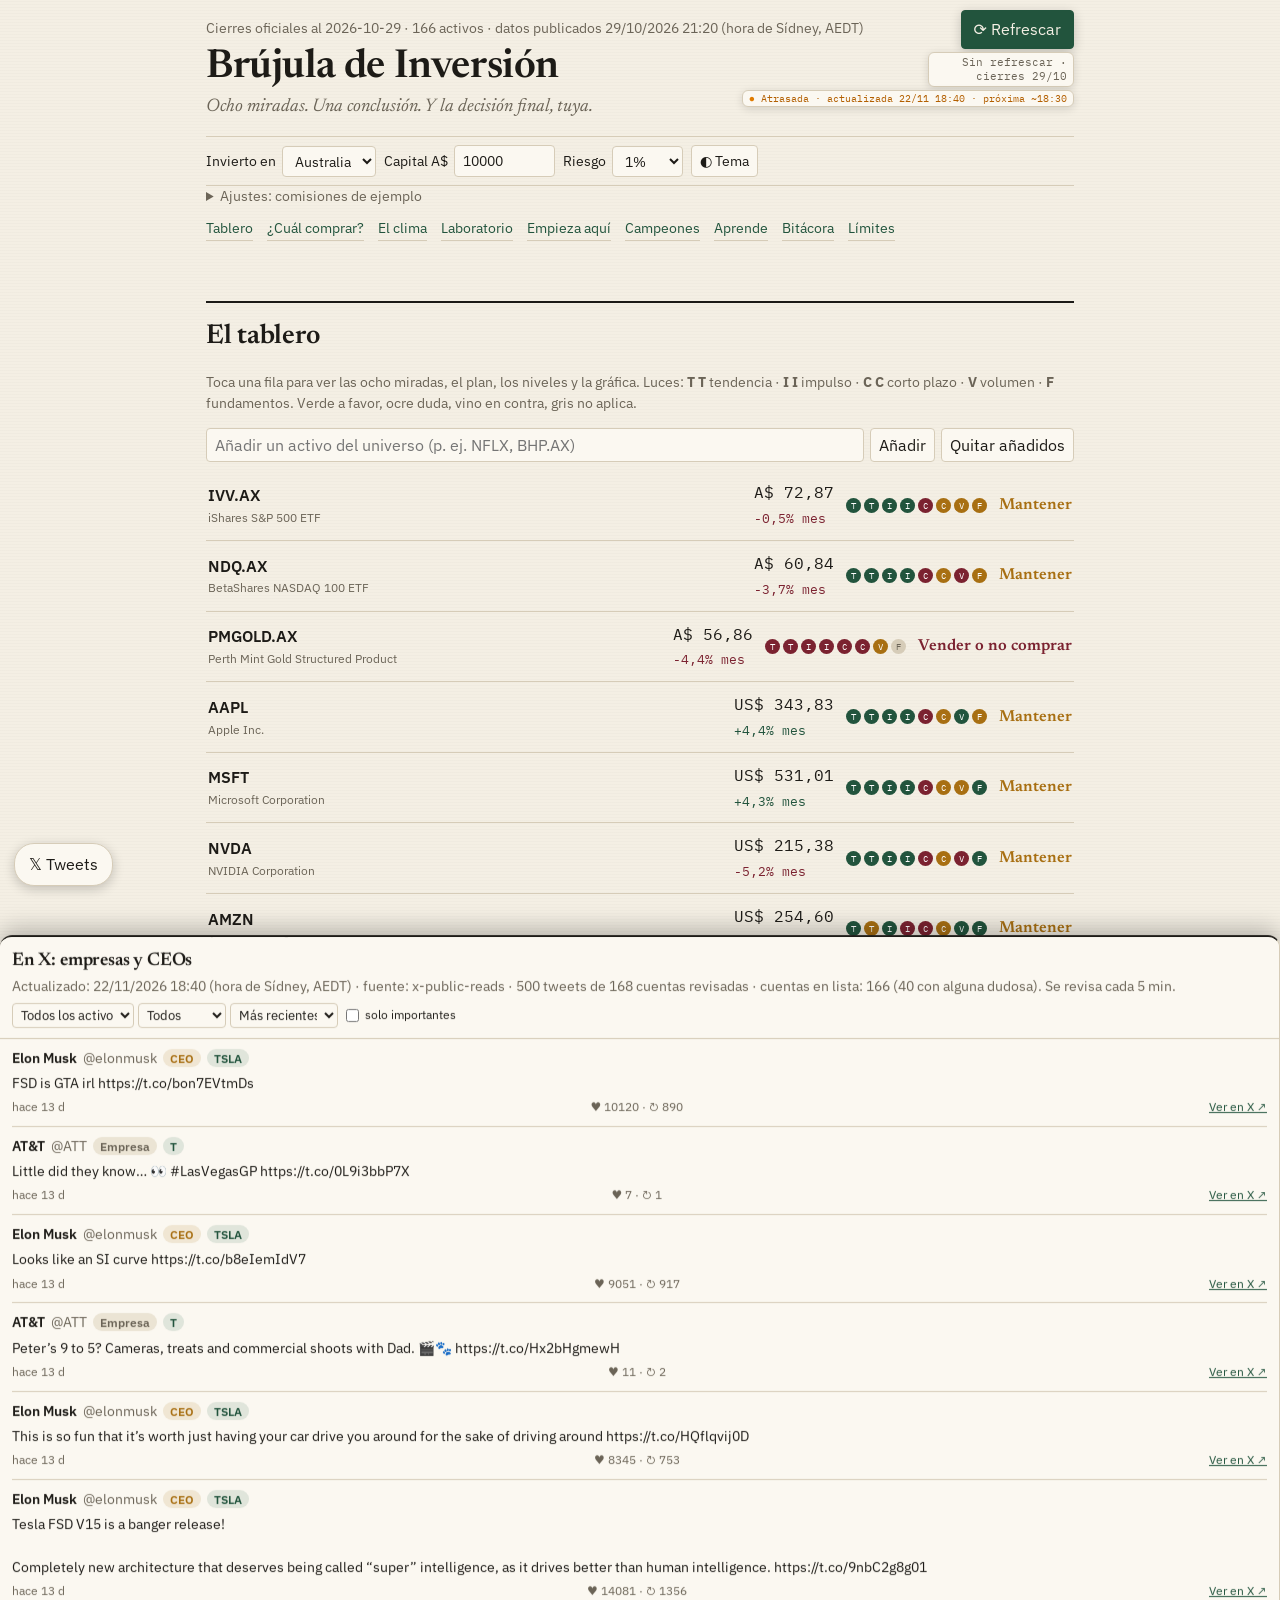
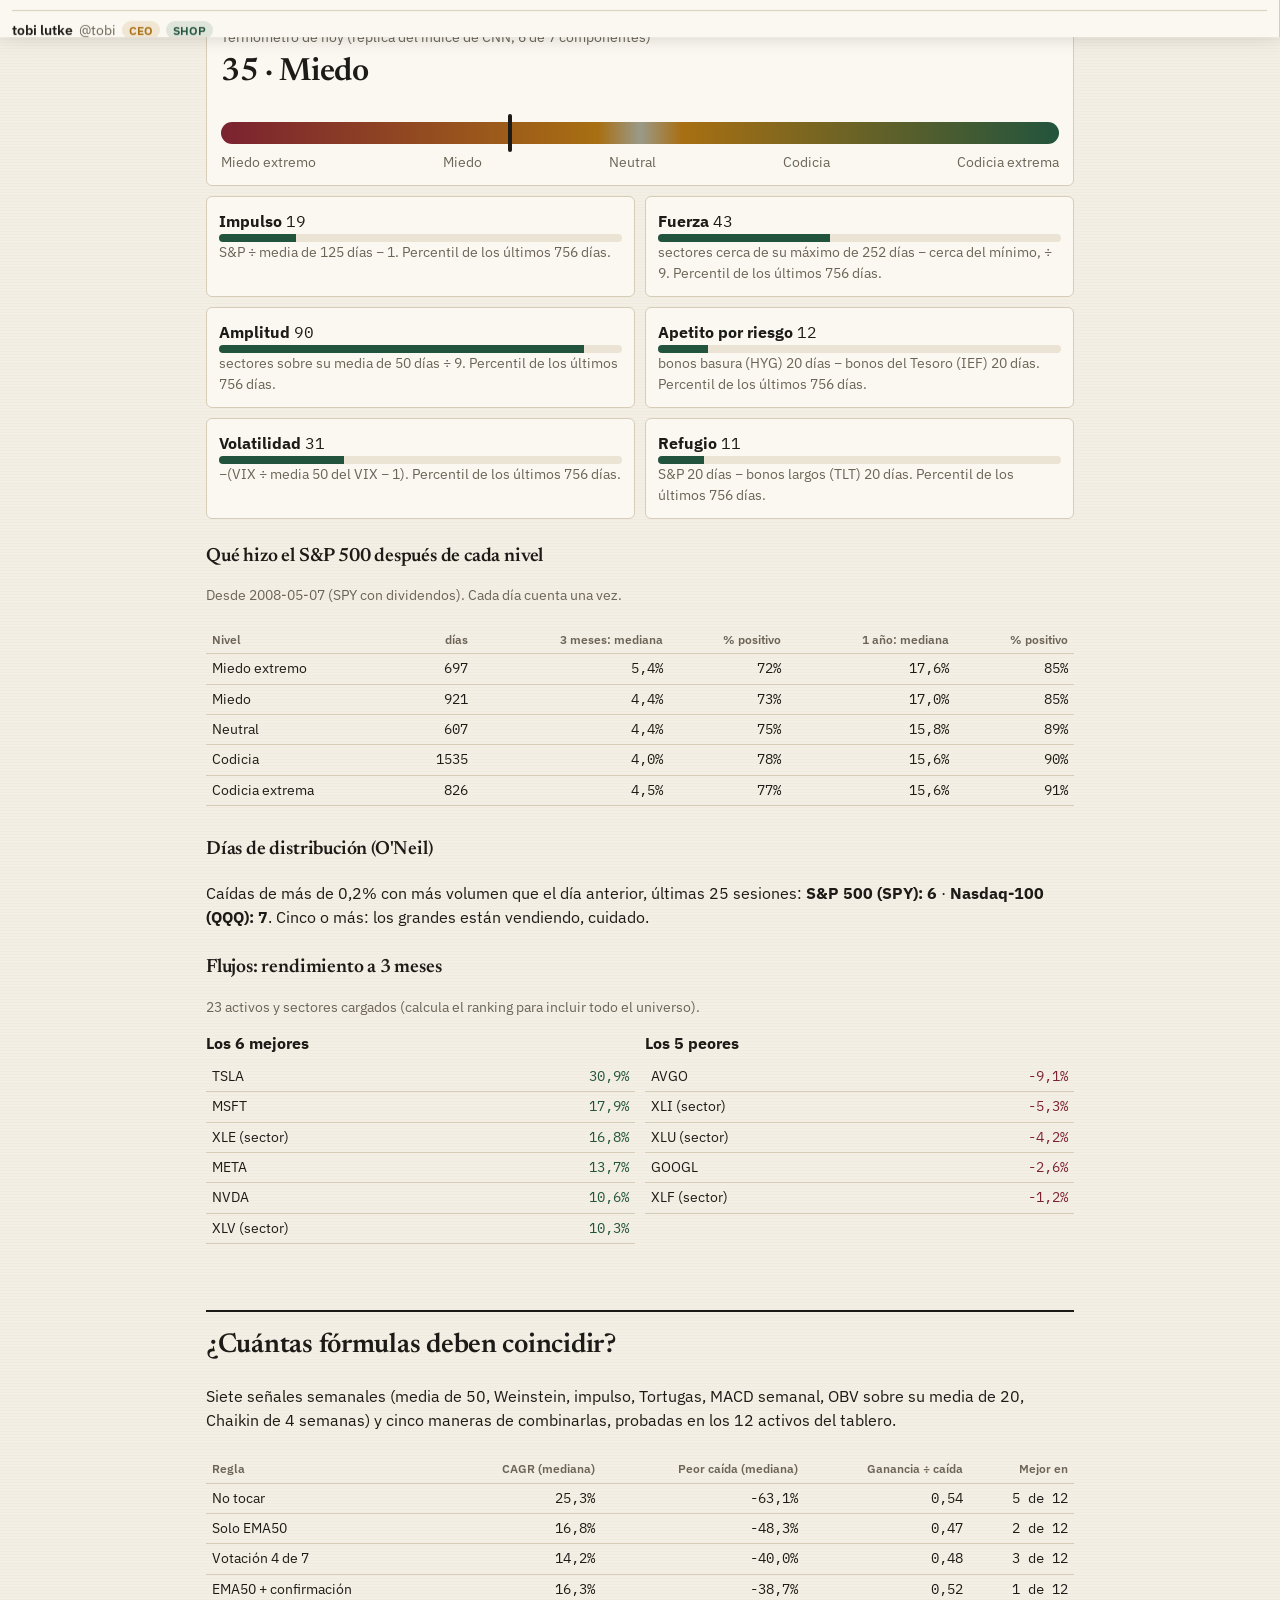
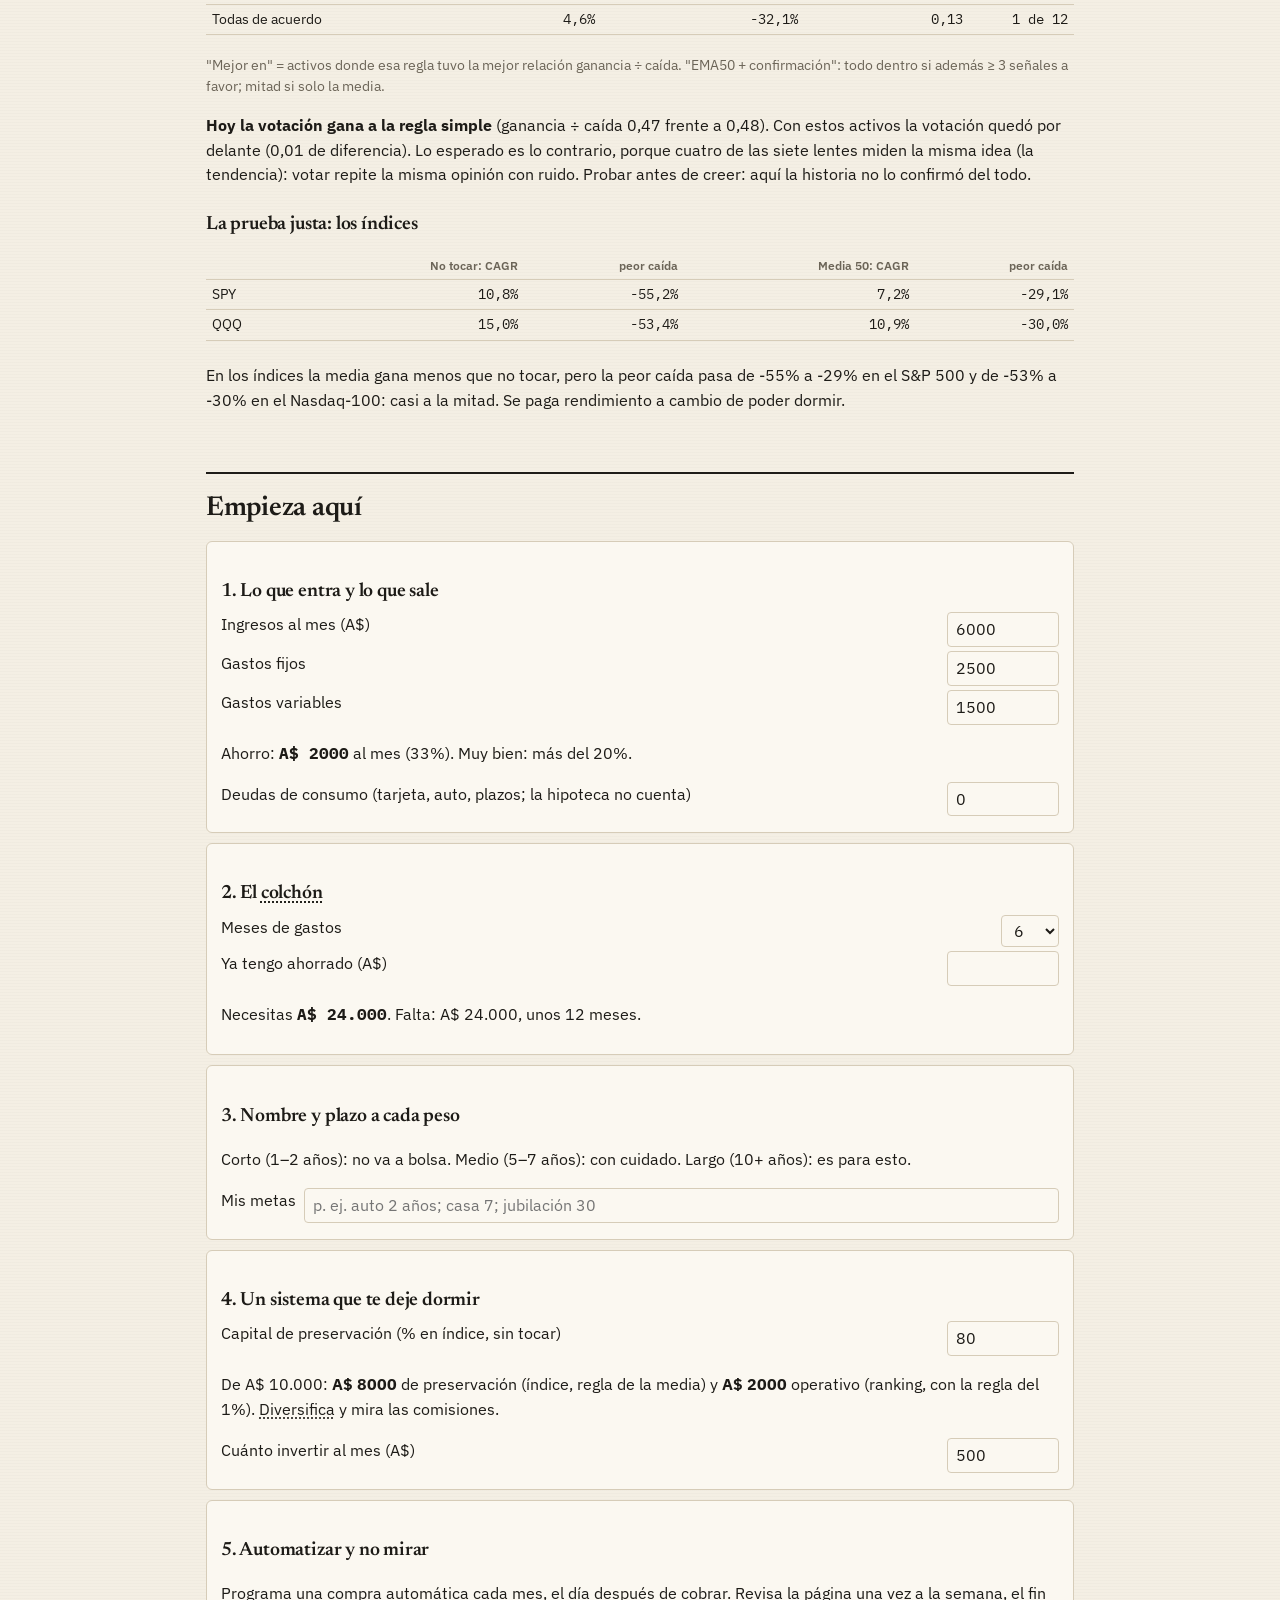
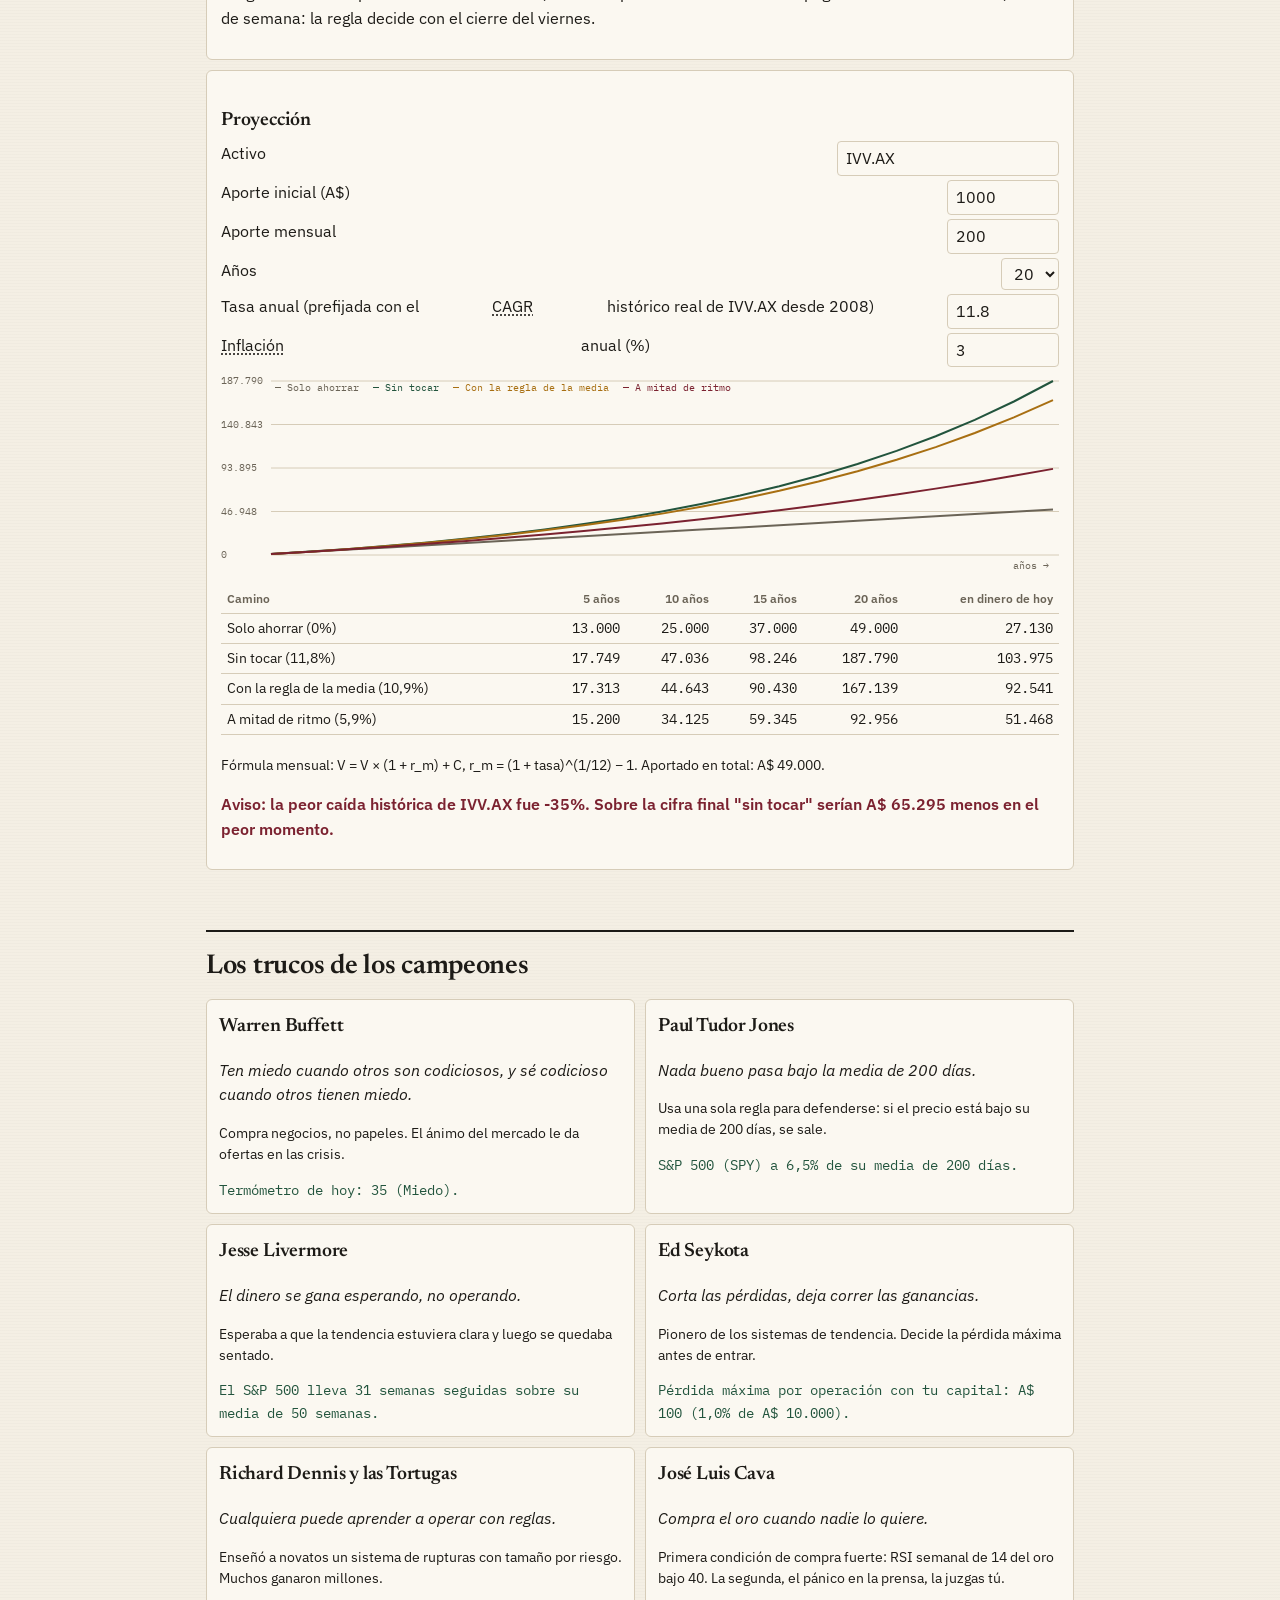
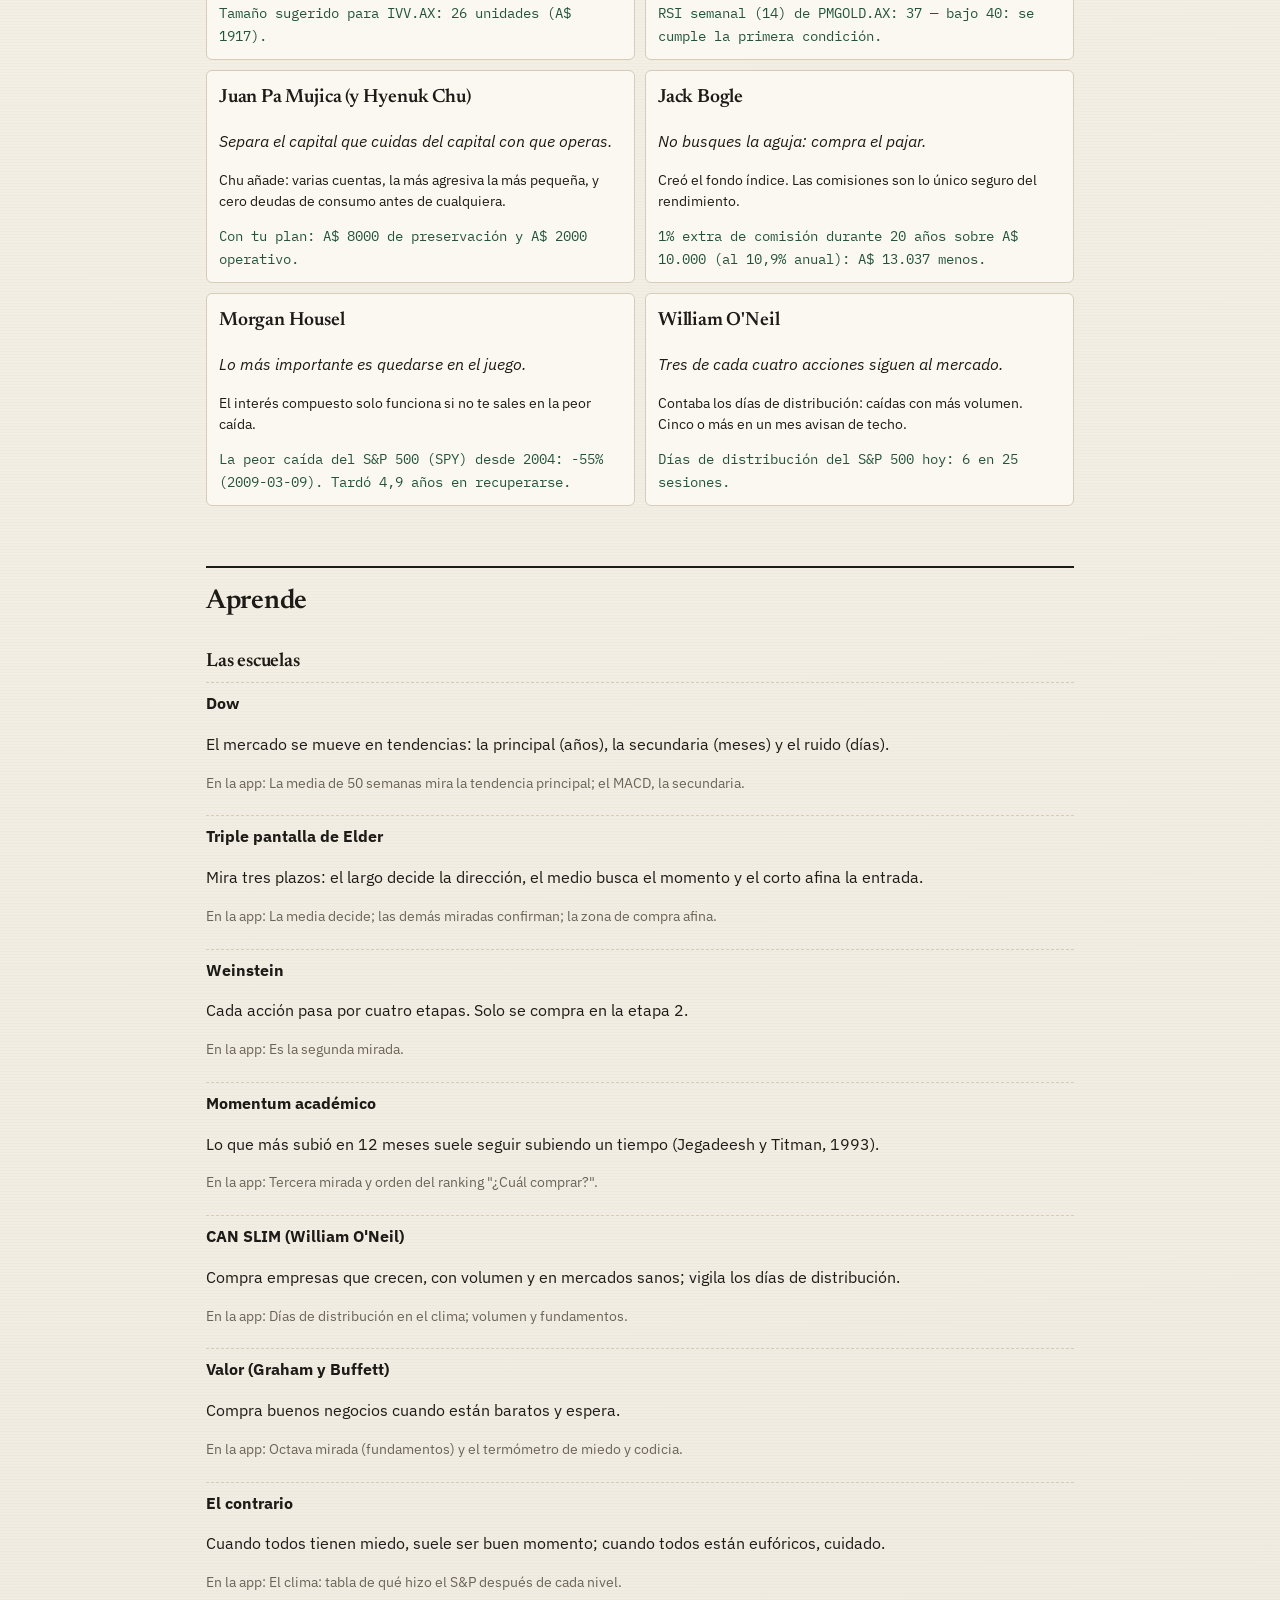
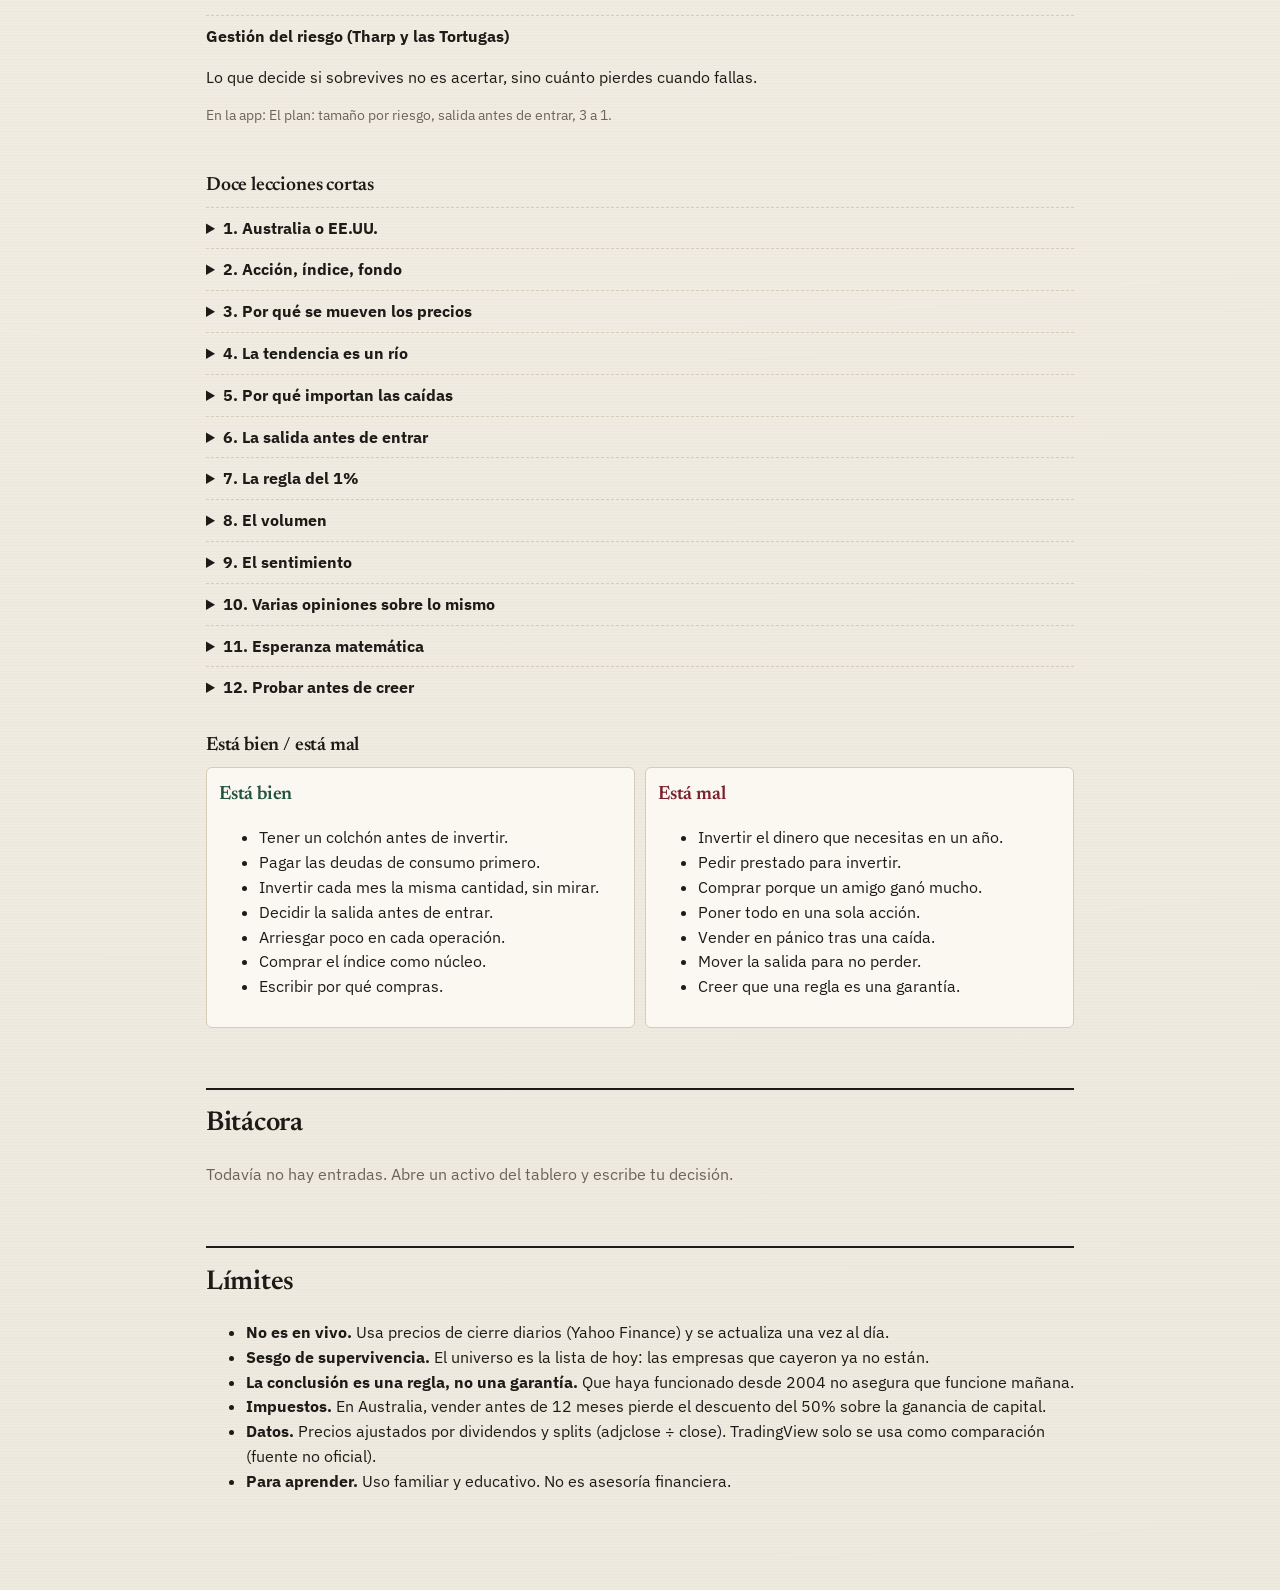
<file: index.html>
<!doctype html><html lang="es"><head><meta charset="utf-8"><meta name="viewport" content="width=device-width,initial-scale=1">
<title>Brújula de Inversión</title>
<link rel="preconnect" href="https://fonts.googleapis.com"><link rel="preconnect" href="https://fonts.gstatic.com" crossorigin>
<link href="https://fonts.googleapis.com/css2?family=Newsreader:ital,opsz,wght@0,6..72,400;0,6..72,600;1,6..72,400&family=IBM+Plex+Sans:wght@400;600&family=IBM+Plex+Mono:wght@400;600&display=swap" rel="stylesheet">
<style>:root{--paper:#f4efe4;--paper2:#ebe4d4;--ink:#1d1b17;--mute:#6b6457;--line:#d6ccb8;--green:#22543d;--greenS:#2f6b4f22;--red:#7b2230;--redS:#7b223022;--ocre:#a86f12;--ocreS:#a86f1222;--card:#fbf8f1;
--serif:'Newsreader',Georgia,serif;--sans:'IBM Plex Sans',system-ui,sans-serif;--mono:'IBM Plex Mono',ui-monospace,monospace}
[data-theme=dark]{--paper:#17150f;--paper2:#201d16;--ink:#ece6d8;--mute:#a39b8a;--line:#3a352a;--green:#6fbf8e;--greenS:#6fbf8e22;--red:#e07a86;--redS:#e07a8622;--ocre:#e0a84a;--ocreS:#e0a84a22;--card:#1d1a14}
*{box-sizing:border-box}html{-webkit-text-size-adjust:100%}
body{margin:0;background:var(--paper);background-image:radial-gradient(circle at 20% 10%,#0000 0,#0000 60%,#00000006 100%),repeating-linear-gradient(0deg,#00000004 0 1px,#0000 1px 3px);color:var(--ink);font:16px/1.55 var(--sans)}
.wrap{max-width:900px;margin:0 auto;padding:18px 16px 80px}
h1,h2,h3,.serif{font-family:var(--serif);font-weight:600;letter-spacing:-.01em}
h1{font-size:2.5rem;margin:.2em 0 0;line-height:1.05}h2{font-size:1.7rem;margin:2.2em 0 .4em;border-top:2px solid var(--ink);padding-top:.5em}h3{font-size:1.2rem;margin:1.2em 0 .3em}
.lema{font-family:var(--serif);font-style:italic;font-size:1.15rem;color:var(--mute);margin:.2em 0 .8em}
.mono,.num{font-family:var(--mono);font-variant-numeric:tabular-nums}
.mute{color:var(--mute)}.small{font-size:.85rem}
a{color:var(--green)}
.bar{display:flex;flex-wrap:wrap;gap:8px;align-items:center;border-top:1px solid var(--line);border-bottom:1px solid var(--line);padding:8px 0;font-size:.9rem}
.bar label{display:flex;gap:6px;align-items:center}
button,select,input{font:inherit;color:inherit;background:var(--card);border:1px solid var(--line);border-radius:4px;padding:4px 8px}
button{cursor:pointer}button.pri{background:var(--green);color:var(--paper);border-color:var(--green)}
input[type=number]{width:7em}
nav{display:flex;flex-wrap:wrap;gap:4px 14px;margin:10px 0;font-size:.9rem}nav a{text-decoration:none;border-bottom:1px solid var(--line)}
.row{border-bottom:1px solid var(--line)}
.row>summary{list-style:none;cursor:pointer;display:grid;grid-template-columns:minmax(0,1.6fr) auto auto auto;gap:4px 12px;align-items:center;padding:10px 2px}
.row>summary::-webkit-details-marker{display:none}
.row .nm{font-weight:600;min-width:0}.row .nm small{display:block;font-weight:400;color:var(--mute);font-size:.78rem;white-space:nowrap;overflow:hidden;text-overflow:ellipsis}
.lights{display:flex;gap:3px}.lt{width:15px;height:15px;border-radius:50%;font:9px/15px var(--mono);text-align:center;color:#fff;background:var(--line)}
.lt.p{background:var(--green)}.lt.m{background:var(--red)}.lt.z{background:var(--ocre)}.lt.n{background:var(--line);color:var(--mute)}
.concl{font-family:var(--serif);font-weight:600;white-space:nowrap}
.c-buy{color:var(--green)}.c-sell{color:var(--red)}.c-mid{color:var(--ocre)}
.up{color:var(--green)}.dn{color:var(--red)}
.box{background:var(--card);border:1px solid var(--line);border-radius:6px;padding:12px 14px;margin:10px 0}
.verdict{border-left:4px solid var(--green)}.verdict.s{border-left-color:var(--red)}.verdict.w{border-left-color:var(--ocre)}
.verdict .big{font:600 1.6rem/1.2 var(--serif)}
.lens{border-top:1px dashed var(--line);padding:8px 0}
.lens .hd{display:flex;gap:8px;align-items:baseline;flex-wrap:wrap}.lens .fam{font-size:.75rem;text-transform:uppercase;letter-spacing:.06em;color:var(--mute)}
.tag{font:600 .78rem var(--sans);padding:1px 7px;border-radius:10px}.tag.p{background:var(--greenS);color:var(--green)}.tag.m{background:var(--redS);color:var(--red)}.tag.z{background:var(--ocreS);color:var(--ocre)}.tag.n{background:var(--paper2);color:var(--mute)}
details.how>summary{cursor:pointer;color:var(--green);font-size:.88rem;margin-top:4px}
table{border-collapse:collapse;width:100%;font-size:.86rem;margin:6px 0}th,td{padding:4px 6px;border-bottom:1px solid var(--line);text-align:right}th:first-child,td:first-child{text-align:left}th{font-weight:600;color:var(--mute);font-size:.78rem}
td{font-family:var(--mono)}td:first-child{font-family:var(--sans)}
.tbl{overflow-x:auto}
canvas{width:100%;display:block;margin:6px 0}
.interp{border:1px dashed var(--ocre);background:var(--ocreS)}.interp .lab{font:600 .75rem var(--sans);text-transform:uppercase;letter-spacing:.06em;color:var(--ocre)}
.grid2{display:grid;grid-template-columns:1fr 1fr;gap:10px}
.card{background:var(--card);border:1px solid var(--line);border-radius:6px;padding:12px}
.card h3{margin:0 0 .2em}.card .live{font-family:var(--mono);color:var(--green);font-size:.9rem;margin-top:6px}
.therm{height:22px;border-radius:11px;background:linear-gradient(90deg,var(--red),var(--ocre) 45%,#9a9a8a 50%,var(--ocre) 55%,var(--green));position:relative;margin:24px 0 8px}
.therm .pin{position:absolute;top:-8px;width:4px;height:38px;background:var(--ink);border-radius:2px}
.meter{height:8px;background:var(--paper2);border-radius:4px;overflow:hidden}.meter>i{display:block;height:100%;background:var(--green)}
.g{text-decoration:underline dotted;text-underline-offset:3px;cursor:help}
#tip{position:fixed;z-index:9;max-width:300px;background:var(--ink);color:var(--paper);padding:8px 10px;border-radius:6px;font-size:.85rem;display:none;box-shadow:0 4px 18px #0004}
.search{display:flex;gap:6px;margin:8px 0}.search input{flex:1;min-width:0}
.steps label{display:flex;justify-content:space-between;gap:8px;margin:4px 0;flex-wrap:wrap}
.warn{color:var(--red);font-weight:600}
.okbad{display:grid;grid-template-columns:1fr 1fr;gap:10px}
.progress{font-size:.85rem;color:var(--mute)}
@media (max-width:620px){h1{font-size:2rem}.row>summary{grid-template-columns:1fr auto;}.row>summary .lights{grid-column:1}.row>summary .concl{grid-column:2;text-align:right}.grid2,.okbad{grid-template-columns:1fr}.wrap{padding:12px 10px 60px}th,td{padding:3px 4px}table{font-size:.78rem}}
/* ---------- columna de tweets ---------- */
#tw{background:var(--card);border-right:1px solid var(--line);font-size:.86rem}
#tw .twh{position:sticky;top:0;background:var(--card);padding:10px 12px;border-bottom:1px solid var(--line);z-index:2}
#tw .twh h2{font-size:1.15rem;margin:0;border:0;padding:0}
#tw .ex{background:var(--red);color:#fff;font:700 1.05rem/1.2 var(--sans);text-align:center;padding:8px;border-radius:4px;margin:8px 0;letter-spacing:.04em}
#tw .twf{display:flex;flex-wrap:wrap;gap:4px;margin-top:6px}#tw .twf select{font-size:.8rem;padding:2px 4px;max-width:9.5em}#tw #twSort{max-width:8.5em}#tw .twf label{font-size:.78rem;display:flex;gap:3px;align-items:center}
#tw .tl{padding:0 12px 80px}
.tweet{border-bottom:1px solid var(--line);padding:9px 0;animation:none}
.tweet.nuevo{animation:slidein .6s ease-out;background:linear-gradient(90deg,var(--greenS),transparent 70%)}
@keyframes slidein{from{opacity:0;transform:translateY(-14px)}to{opacity:1;transform:none}}
.tweet .who{display:flex;flex-wrap:wrap;gap:4px 6px;align-items:baseline}.tweet .who b{font-weight:600}
.tweet .txt{white-space:pre-wrap;word-wrap:break-word;overflow-wrap:anywhere;margin:4px 0}
.tweet.imp{border-left:3px solid var(--ocre);padding-left:8px}
.tweet .hl{font-size:.75rem;color:var(--ocre);font-weight:600}
.tweet .dud{background:var(--ocreS);color:var(--ocre);border:1px dashed var(--ocre);font:600 .7rem var(--sans);padding:0 5px;border-radius:8px}
.tweet .ft{display:flex;justify-content:space-between;gap:6px;font-size:.75rem;color:var(--mute)}
#twToggle{position:fixed;z-index:8;bottom:14px;left:14px;border-radius:20px;padding:8px 14px;box-shadow:0 3px 12px #0003}
#twToggle .n{background:var(--red);color:#fff;border-radius:9px;padding:0 6px;margin-left:4px;font-size:.75rem}
@media (min-width:1300px){
  #tw{position:fixed;left:0;top:0;bottom:0;width:340px;overflow-y:auto;z-index:5}
  body.tw-on .wrap{margin-left:max(360px,calc((100vw - 900px)/2))}
  body:not(.tw-on) #tw{display:none}
  #twToggle{top:12px;bottom:auto}
  body.tw-on #twToggle{left:auto;right:auto;left:236px;top:8px;padding:5px 10px}
  #tw .twh h2{padding-right:112px}
}
@media (max-width:1299px){
  #tw{position:fixed;left:0;right:0;bottom:0;height:78vh;overflow-y:auto;z-index:7;border-top:2px solid var(--ink);border-radius:12px 12px 0 0;transform:translateY(105%);transition:transform .25s;box-shadow:0 -6px 24px #0004}
  body.tw-on #tw{transform:none}
  body.tw-on #twToggle{bottom:calc(78vh + 10px)}
}
.twlinks{display:flex;flex-wrap:wrap;gap:6px;align-items:center;margin:6px 0 4px}
.twlinks button{font-size:.8rem;padding:3px 9px;border-radius:14px}.twlinks button[disabled]{opacity:.5;cursor:not-allowed}
.tweet.salto{animation:salto 2.8s ease-out;outline:2px solid var(--ocre);outline-offset:2px}
@keyframes salto{0%,30%{background:var(--ocreS)}100%{background:transparent}}
/* botón Refrescar fijo arriba a la derecha de la columna principal */
#refreshDock{position:fixed;z-index:30;top:10px;right:max(10px,calc((100vw - 900px) / 2 + 16px));display:flex;flex-direction:column;align-items:flex-end;gap:3px;pointer-events:none}
#refreshDock>*{pointer-events:auto}
#refreshDock #refresh{box-shadow:0 3px 12px #0003;padding:6px 12px}
#refreshStamp{font:.7rem/1.3 var(--mono);background:var(--card);border:1px solid var(--line);border-radius:6px;padding:2px 6px;color:var(--mute);box-shadow:0 2px 8px #0002;text-align:right;max-width:13em}
#liveDot{position:absolute;right:0;top:calc(100% + 3px);font:.65rem/1.3 var(--mono);background:var(--card);border:1px solid var(--line);border-radius:6px;padding:1px 6px;color:var(--mute);box-shadow:0 2px 8px #0002;white-space:nowrap;cursor:help}
#liveDot .ld{color:#2e9d4f}#liveDot.late .ld{color:#e07b00}#liveDot.late{color:#b35f00}
@media (max-width:620px){#liveDot .lw{display:none}}
@media (min-width:1300px){body.tw-on #refreshDock{right:calc(100vw - max(360px,(100vw - 900px) / 2) - 900px + 16px)}}
@media (max-width:620px){#refreshDock{top:8px;right:8px}#refreshDock #refresh{padding:5px 10px}#refreshStamp{max-width:11em}}
</style></head><body><div class="wrap">
<div id="refreshDock"><button id="refresh" class="pri" title="Vuelve a leer los datos publicados y los precios de hoy">⟳ Refrescar</button><div id="refreshStamp">Sin refrescar</div><div id="liveDot" title="Brújula actualiza los tweets dos veces al día" hidden></div></div>
<header><div class="mute small" id="asof" style="padding-right:10.5em">Cargando datos…</div><h1>Brújula de Inversión</h1><p class="lema">Ocho miradas. Una conclusión. Y la decisión final, tuya.</p>
<div id="refreshInfo" class="box small" style="display:none"></div>
<div class="bar"><label>Invierto en <select id="region"><option value="AU">Australia</option><option value="US">EE.UU.</option></select></label>
<label>Capital A$ <input type="number" id="capital" min="100" step="100"></label>
<label>Riesgo <select id="risk"><option value="0.005">0,5%</option><option value="0.01">1%</option><option value="0.02">2%</option></select></label>
<button id="theme" title="Tema claro u oscuro">◐ Tema</button></div>
<details class="small"><summary class="mute">Ajustes: comisiones de ejemplo</summary><div class="bar"><label>ASX A$/operación <input type="number" id="feeASX" step="0.5"></label><label>EE.UU. US$/operación <input type="number" id="feeUS" step="0.5"></label><label>Cambio de moneda % <input type="number" id="fxFee" step="0.1"></label></div></details>
<nav><a href="#s-board">Tablero</a><a href="#s-rank">¿Cuál comprar?</a><a href="#s-clima">El clima</a><a href="#s-lab">Laboratorio</a><a href="#s-start">Empieza aquí</a><a href="#s-champs">Campeones</a><a href="#s-teach">Aprende</a><a href="#s-journal">Bitácora</a><a href="#s-limits">Límites</a></nav></header>
<section id="s-board"><h2>El tablero</h2><p class="small mute">Toca una fila para ver las ocho miradas, el plan, los niveles y la gráfica. Luces: <b>T T</b> tendencia · <b>I I</b> impulso · <b>C C</b> corto plazo · <b>V</b> volumen · <b>F</b> fundamentos. Verde a favor, ocre duda, vino en contra, gris no aplica.</p>
<div class="search"><input id="addIn" list="addList" placeholder="Añadir un activo del universo (p. ej. NFLX, BHP.AX)"><datalist id="addList"></datalist><button id="addBtn">Añadir</button><button id="clearBtn" title="Quitar los añadidos">Quitar añadidos</button></div><div id="board"></div></section>
<section id="s-rank"><h2>¿Cuál comprar?</h2><div id="rank"></div></section>
<section id="s-clima"><h2>El clima: miedo y codicia</h2><div id="clima"></div></section>
<section id="s-lab"><h2>¿Cuántas fórmulas deben coincidir?</h2><div id="lab"><p class="progress">Calculando…</p></div></section>
<section id="s-start"><h2>Empieza aquí</h2><div id="start"></div></section>
<section id="s-champs"><h2>Los trucos de los campeones</h2><div id="champs"></div></section>
<section id="s-teach"><h2>Aprende</h2><h3>Las escuelas</h3><div id="schools"></div><h3>Doce lecciones cortas</h3><div id="lessons"></div><h3>Está bien / está mal</h3><div class="okbad" id="okbad"></div></section>
<section id="s-journal"><h2>Bitácora</h2><div id="journal"></div></section>
<section id="s-limits"><h2>Límites</h2><ul>
<li><b>No es en vivo.</b> Usa precios de cierre diarios (Yahoo Finance) y se actualiza una vez al día.</li>
<li><b>Sesgo de supervivencia.</b> El universo es la lista de hoy: las empresas que cayeron ya no están.</li>
<li><b>La conclusión es una regla, no una garantía.</b> Que haya funcionado desde 2004 no asegura que funcione mañana.</li>
<li><b>Impuestos.</b> En Australia, vender antes de 12 meses pierde el descuento del 50% sobre la ganancia de capital.</li>
<li><b>Datos.</b> Precios ajustados por dividendos y splits (adjclose ÷ close). TradingView solo se usa como comparación (fuente no oficial).</li>
<li><b>Para aprender.</b> Uso familiar y educativo. No es asesoría financiera.</li></ul></section>
</div><div id="tip"></div>
<aside id="tw" aria-label="Tweets de empresas y CEOs"><div class="twh"><h2>En X: empresas y CEOs</h2><div id="twEx"></div><div class="small mute" id="twMeta">Cargando…</div>
<div class="twf"><select id="twSym" title="Activo"></select><select id="twRole" title="Quién"><option value="*">Todos</option><option value="empresa">Empresas</option><option value="ceo">CEOs</option></select><select id="twSort" title="Ordenar"><option value="recent">Más recientes</option><option value="likes-desc">Hi corazones</option><option value="likes-asc">Low corazones</option></select><label><input type="checkbox" id="twImp"> solo importantes</label></div></div><div class="tl" id="twList"></div></aside>
<button id="twToggle" title="Mostrar u ocultar los tweets">𝕏 Tweets<span class="n" id="twN" style="display:none"></span></button>
<script>/* Textos fijos (enseñanza). Separados del motor y de la interfaz. */
window.TXT = {
lens: {
 ema: { what: 'Compara el cierre de la semana con la media de las últimas 50 semanas (casi un año).', why: 'Los precios tienden a seguir su dirección durante meses. Estar dentro solo cuando la tendencia sube evita las grandes caídas.', fails: 'En mercados sin dirección: el precio cruza la media una y otra vez y cada cruce cuesta un poco.', src: 'Faber, M. (2007). A Quantitative Approach to Tactical Asset Allocation. Journal of Wealth Management.', f: 'EMA_t = C_t × k + EMA_(t−1) × (1−k), k = 2/51. A favor si cierre semanal > EMA.' },
 wein: { what: 'La media simple de 30 semanas y hacia dónde apunta. Divide la vida de un precio en cuatro etapas.', why: 'Comprar en la etapa 2 (subida) y salir en la 4 (bajada) evita las bases largas y las caídas.', fails: 'Cuando la media se aplana: las etapas 1 y 3 se confunden y la señal llega tarde.', src: 'Weinstein, S. (1988). Secrets for Profiting in Bull and Bear Markets. McGraw-Hill.', f: 'Etapa 2: cierre > MA30 y MA30 > MA30 de hace 4 semanas. Etapa 4: cierre < MA30 y MA30 baja. Prueba: dentro solo en etapa 2.' },
 mom: { what: 'Cuánto subió o bajó el precio en 12 meses, sin contar el último mes.', why: 'Lo que subió en el último año suele seguir subiendo unos meses más (impulso). Se salta el último mes porque a corto plazo los precios tienden a devolver.', fails: 'En los giros bruscos del mercado (por ejemplo, rebotes tras una crisis) el impulso se da la vuelta de golpe.', src: 'Jegadeesh, N. y Titman, S. (1993). Returns to Buying Winners and Selling Losers. Journal of Finance. Moskowitz, Ooi y Pedersen (2012), Time Series Momentum.', f: 'Impulso = C[i−4] ÷ C[i−52] − 1 (semanas). A favor si > 0.' },
 turt: { what: 'Si el precio rompe el máximo de las 20 semanas anteriores (entra) o el mínimo de las 10 anteriores (sale).', why: 'Las grandes tendencias empiezan con una ruptura. Se corta pronto lo que no funciona y se deja correr lo que sí.', fails: 'Muchas rupturas son falsas: entra arriba y sale abajo. Gana pocas veces, pero cuando gana, gana mucho.', src: 'Faith, C. (2007). Way of the Turtle. McGraw-Hill. Reglas de Richard Dennis y Richard Donchian.', f: 'Dentro si cierre semanal > máximo de las 20 semanas anteriores; fuera si cierre < mínimo de las 10 anteriores.' },
 macd: { what: 'La diferencia entre una media rápida (12 días) y una lenta (26 días), comparada con su propia media de 9 días.', why: 'Detecta cuándo el impulso de corto plazo acelera o se frena.', fails: 'Da muchas señales: en mercados laterales cambia casi cada semana y las comisiones se lo comen.', src: 'Appel, G. (2005). Technical Analysis: Power Tools for Active Investors. FT Press.', f: 'MACD = EMA12 − EMA26 (diario); señal = EMA9 del MACD. A favor si MACD > señal. Histograma = MACD − señal.' },
 rsi: { what: 'Un RSI muy corto (2 días) para ver si el precio cayó fuerte en pocos días, siempre que esté sobre su media de 200 días.', why: 'Dentro de una subida, las caídas bruscas de dos o tres días suelen rebotar.', fails: 'En caídas largas: lo que parecía un retroceso es el comienzo de una bajada. Por eso no opera bajo la media de 200.', src: 'Connors, L. y Alvarez, C. (2008). Short Term Trading Strategies That Work. Wilder, J. W. (1978). New Concepts in Technical Trading Systems.', f: 'RSI(2) con medias de Wilder. Bajo SMA200: en contra. RSI(2) < 10: a favor. > 90: muy estirado. Prueba: entra con RSI(2) < 10 sobre la SMA200; sale cuando cierra sobre su media de 5 días o bajo la de 200.' },
 vol: { what: 'Si el volumen acompaña: OBV (suma el volumen de los días que sube y resta el de los que baja) y el flujo de Chaikin (dónde cierra el precio dentro del día).', why: 'Cuando entra dinero de verdad, el volumen sube en los días buenos.', fails: 'En ETF y cripto el volumen se reparte entre muchos mercados; a veces el volumen no dice nada.', src: 'Granville, J. (1963). Granville\'s New Key to Stock Market Profits. Chaikin, M. (flujo de dinero de Chaikin).', f: 'OBV diario vs EMA50(OBV); Chaikin(20) = Σ[((C−L)−(H−C))/(H−L)×V] ÷ ΣV. A favor si OBV > EMA y Chaikin > 0; en contra si ambos al revés. Prueba: dentro con ambos a favor, fuera con ambos en contra, si no sigue igual.' },
 fund: { what: 'El negocio: cuánto se paga por cada dólar de beneficio (P/E), si los beneficios crecen, si la empresa es rentable (ROE) y qué esperan los analistas.', why: 'A largo plazo el precio sigue a los beneficios. Pagar poco por un buen negocio deja margen de seguridad.', fails: 'Las empresas baratas pueden seguir baratas años. Los analistas suelen ser optimistas. No sirve para oro, cripto ni la mayoría de ETF.', src: 'Graham, B. (1949). The Intelligent Investor. Fama, E. y French, K. (1992). The Cross-Section of Expected Stock Returns.', f: '+1 si P/E esperado < 20, −1 si > 35; +1 crecimiento > 10%, −1 si negativo; +1 ROE > 15%, −1 < 8%; +1 objetivo > precio +10%, −1 si < −3%. A favor ≥ 2; en contra ≤ −1. SPY: P/E histórico vs 20; QQQ vs 25 (+5 = caro).' }
},
gloss: {
 'índice':'Una cesta que mide un mercado entero, como el S&P 500 (las 500 grandes empresas de EE.UU.).','acción':'Un pedacito de una empresa. Si a la empresa le va bien, la acción suele subir.','ETF':'Un fondo que se compra como una acción y lleva dentro muchas acciones (o oro, o bonos).',
 'media de 50 semanas':'El precio promedio del último año, dando más peso a las semanas recientes. Es la regla que decide aquí.','media móvil':'El promedio de los últimos N precios, que se va moviendo cada día.','tendencia':'La dirección de fondo del precio: sube, baja o de lado. Como la corriente de un río.',
 'impulso':'Cuánto subió un precio en un periodo. Lo que sube con fuerza suele seguir un tiempo.','volumen':'Cuántas acciones se compraron y vendieron. Mucho volumen = mucha gente opinando.','peor caída':'La mayor bajada desde un máximo hasta un mínimo. Mide cuánto dolor hubo que aguantar.',
 'CAGR':'Rendimiento anual compuesto: lo que creció cada año, en promedio, contando el interés sobre el interés.','stop':'Un precio fijado de antemano para salir si la operación sale mal.','retroceso':'Una bajada temporal dentro de una subida.',
 'ruptura':'Cuando el precio supera un máximo (o un mínimo) que lo frenaba.','sentimiento':'El ánimo del mercado: miedo o codicia.','VIX':'El "índice del miedo": cuánto esperan que se mueva el S&P 500 en el próximo mes.',
 'P/E':'Precio ÷ beneficio por acción. Cuántos años de beneficios pagas al comprar. 20 = pagas 20 años.','ballenas':'Inversores muy grandes (fondos, bancos) que mueven el precio con sus órdenes.','sesgo de supervivencia':'Solo vemos a los que sobrevivieron. Las empresas que quebraron ya no están en la lista, y eso hace que el pasado parezca mejor.',
 'OBV':'On-Balance Volume: suma el volumen de los días que sube y resta el de los que baja.','MACD':'Diferencia entre una media rápida y una lenta. Mide si el impulso corto acelera o se frena.','RSI':'Índice de fuerza relativa, de 0 a 100. Muy bajo = cayó mucho en poco tiempo; muy alto = subió mucho.',
 'colchón':'Dinero guardado para emergencias (3 a 12 meses de gastos). No se invierte en bolsa.','interés compuesto':'Ganar intereses sobre los intereses. Con años, crece como una bola de nieve.','inflación':'La subida general de precios. Hace que el mismo dinero compre menos cada año.',
 'diversificar':'No poner todos los huevos en la misma cesta.','volatilidad':'Cuánto se mueve un precio arriba y abajo. Más volatilidad = más nervios.','correlación':'Si dos precios se mueven juntos (cerca de 1) o cada uno por su lado (cerca de 0).',
 'backtest':'Prueba histórica: aplicar una regla al pasado para ver si habría funcionado.','regla del 1%':'No arriesgar más del 1% del capital en una sola operación.','ATR':'Rango verdadero medio: cuánto se mueve el precio en un día (o semana) normal.',
 'flujo de Chaikin':'Mide si el precio cierra cerca del máximo (compran) o del mínimo (venden) del día, pesado por el volumen.','dividendo':'Parte del beneficio que la empresa reparte a sus accionistas.','soporte':'Un precio donde muchas veces se frenaron las caídas.',
 'resistencia':'Un precio donde muchas veces se frenaron las subidas.','esperanza matemática':'Lo que ganas en promedio por operación: % aciertos × ganancia − % fallos × pérdida.'
},
schools: [
 ['Dow','El mercado se mueve en tendencias: la principal (años), la secundaria (meses) y el ruido (días).','La media de 50 semanas mira la tendencia principal; el MACD, la secundaria.'],
 ['Triple pantalla de Elder','Mira tres plazos: el largo decide la dirección, el medio busca el momento y el corto afina la entrada.','La media decide; las demás miradas confirman; la zona de compra afina.'],
 ['Weinstein','Cada acción pasa por cuatro etapas. Solo se compra en la etapa 2.','Es la segunda mirada.'],
 ['Momentum académico','Lo que más subió en 12 meses suele seguir subiendo un tiempo (Jegadeesh y Titman, 1993).','Tercera mirada y orden del ranking "¿Cuál comprar?".'],
 ['CAN SLIM (William O\'Neil)','Compra empresas que crecen, con volumen y en mercados sanos; vigila los días de distribución.','Días de distribución en el clima; volumen y fundamentos.'],
 ['Valor (Graham y Buffett)','Compra buenos negocios cuando están baratos y espera.','Octava mirada (fundamentos) y el termómetro de miedo y codicia.'],
 ['El contrario','Cuando todos tienen miedo, suele ser buen momento; cuando todos están eufóricos, cuidado.','El clima: tabla de qué hizo el S&P después de cada nivel.'],
 ['Gestión del riesgo (Tharp y las Tortugas)','Lo que decide si sobrevives no es acertar, sino cuánto pierdes cuando fallas.','El plan: tamaño por riesgo, salida antes de entrar, 3 a 1.']
],
lessons: [
 ['Australia o EE.UU.','Puedes comprar el mismo índice en la bolsa australiana (IVV.AX) o en la de EE.UU. (SPY). Lo que cambia es la moneda: si el dólar australiano baja, lo de EE.UU. vale más en A$.'],
 ['Acción, índice, fondo','Una acción es una empresa. Un índice es una lista de empresas. Un fondo (ETF) te deja comprar el índice entero de una vez.'],
 ['Por qué se mueven los precios','Por los beneficios de las empresas a largo plazo; por el miedo y la codicia a corto plazo; por los tipos de interés siempre.'],
 ['La tendencia es un río','Nadar a favor de la corriente cuesta menos. La media de 50 semanas te dice hacia dónde va el río.'],
 ['Por qué importan las caídas','Si pierdes 50%, necesitas ganar 100% para volver. Evitar las grandes caídas vale más que acertar cada subida.'],
 ['La salida antes de entrar','Antes de comprar, decide dónde vas a vender si sale mal. Si no sabes dónde sales, no entres.'],
 ['La regla del 1%','No arriesgues más del 1% de tu capital en una operación. Así, diez errores seguidos te quitan solo 10%.'],
 ['El volumen','El volumen dice cuánta gente está detrás de un movimiento. Una subida sin volumen es sospechosa.'],
 ['El sentimiento','El mercado oscila entre el miedo y la codicia. Los extremos duran poco.'],
 ['Varias opiniones sobre lo mismo','Ocho miradas no son ocho pruebas distintas: varias miden la misma idea (la tendencia). Por eso aquí decide una y las demás confirman.'],
 ['Esperanza matemática','Si aciertas 3 de cada 10 veces y cuando aciertas ganas 3 y cuando fallas pierdes 1: 0,3 × 3 − 0,7 × 1 = +0,2 por operación. Ganas sin acertar casi nunca.'],
 ['Probar antes de creer','Cada regla de esta página se probó con la historia desde 2004. Si una regla no ganó en el pasado, no hay razón para creer que ganará mañana.']
],
ok: ['Tener un colchón antes de invertir.','Pagar las deudas de consumo primero.','Invertir cada mes la misma cantidad, sin mirar.','Decidir la salida antes de entrar.','Arriesgar poco en cada operación.','Comprar el índice como núcleo.','Escribir por qué compras.'],
bad: ['Invertir el dinero que necesitas en un año.','Pedir prestado para invertir.','Comprar porque un amigo ganó mucho.','Poner todo en una sola acción.','Vender en pánico tras una caída.','Mover la salida para no perder.','Creer que una regla es una garantía.']
};
</script><script>/* Brújula de Inversión — MOTOR DE CÁLCULO (sin interfaz, sin DOM).
   Funciona en el navegador (window.Engine) y en Node (module.exports) para poder probarlo.
   Todas las fórmulas siguen el prompt; los comentarios dicen la sección. */
(function (root) {
'use strict';
const E = {};
const DAY0 = Date.UTC(1970, 0, 1);
E.dayStr = d => new Date(DAY0 + d * 864e5).toISOString().slice(0, 10);
E.SPLIT_DAY = Math.round(Date.UTC(2017, 1, 1) / 864e5);   // "hasta enero de 2017 y desde entonces"
E.COST = 0.0015;                                           // 0,15% por cambio de posición

/* ---------- datos ---------- */
E.decode = function (j) {           // t en diferencias -> días; v ÷100 -> ×100
  const n = j.t.length, d = new Array(n); let acc = 0;
  for (let i = 0; i < n; i++) { acc += j.t[i]; d[i] = acc; }
  return { d, o: j.o, h: j.h, l: j.l, c: j.c, v: j.v.map(x => x * 100) };
};
E.lastIdxOnOrBefore = function (d, day) {   // búsqueda binaria
  let lo = 0, hi = d.length - 1, r = -1;
  while (lo <= hi) { const m = (lo + hi) >> 1; if (d[m] <= day) { r = m; lo = m + 1; } else hi = m - 1; }
  return r;
};
E.valueAt = (S, day) => { const i = E.lastIdxOnOrBefore(S.d, day); return i < 0 ? null : S.c[i]; };

/* §3 velas semanales: semana = floor((día+3)/7) */
E.weekly = function (D) {
  const W = { wk: [], d: [], o: [], h: [], l: [], c: [], v: [], first: [], last: [] };
  for (let i = 0; i < D.d.length; i++) {
    const w = Math.floor((D.d[i] + 3) / 7), n = W.wk.length;
    if (n && W.wk[n - 1] === w) {
      const k = n - 1; W.h[k] = Math.max(W.h[k], D.h[i]); W.l[k] = Math.min(W.l[k], D.l[i]);
      W.c[k] = D.c[i]; W.v[k] += D.v[i]; W.d[k] = D.d[i]; W.last[k] = i;
    } else {
      W.wk.push(w); W.d.push(D.d[i]); W.o.push(D.o[i]); W.h.push(D.h[i]); W.l.push(D.l[i]);
      W.c.push(D.c[i]); W.v.push(D.v[i]); W.first.push(i); W.last.push(i);
    }
  }
  return W;
};

/* ---------- indicadores ---------- */
E.ema = function (a, n) {           // EMA_t = x_t·k + EMA_(t−1)·(1−k), k = 2/(n+1); arranca en el primer valor
  const k = 2 / (n + 1), out = new Array(a.length); let e = null;
  for (let i = 0; i < a.length; i++) { const x = a[i]; if (x == null) { out[i] = e; continue; } e = e == null ? x : x * k + e * (1 - k); out[i] = e; }
  return out;
};
E.sma = function (a, n) {
  const out = new Array(a.length).fill(null); let s = 0;
  for (let i = 0; i < a.length; i++) { s += a[i]; if (i >= n) s -= a[i - n]; if (i >= n - 1) out[i] = s / n; }
  return out;
};
E.rsi = function (c, n) {           // RSI con medias de Wilder
  const out = new Array(c.length).fill(null); let ag = 0, al = 0;
  for (let i = 1; i < c.length; i++) {
    const ch = c[i] - c[i - 1], g = Math.max(ch, 0), l = Math.max(-ch, 0);
    if (i <= n) { ag += g / n; al += l / n; if (i === n) out[i] = al === 0 ? 100 : 100 - 100 / (1 + ag / al); }
    else { ag = (ag * (n - 1) + g) / n; al = (al * (n - 1) + l) / n; out[i] = al === 0 ? 100 : 100 - 100 / (1 + ag / al); }
  }
  return out;
};
E.atr = function (h, l, c, n) {     // ATR de Wilder
  const out = new Array(c.length).fill(null); let a = 0;
  for (let i = 0; i < c.length; i++) {
    const tr = i ? Math.max(h[i] - l[i], Math.abs(h[i] - c[i - 1]), Math.abs(l[i] - c[i - 1])) : h[i] - l[i];
    if (i < n) { a += tr / n; if (i === n - 1) out[i] = a; } else { a = (a * (n - 1) + tr) / n; out[i] = a; }
  }
  return out;
};
E.macdFull = function (c) {
  const e12 = E.ema(c, 12), e26 = E.ema(c, 26), m = e12.map((x, i) => x - e26[i]), s = E.ema(m, 9);
  return { m, s, h: m.map((x, i) => x - s[i]) };
};
E.obv = function (c, v) { const o = [0]; for (let i = 1; i < c.length; i++) o.push(o[i - 1] + (c[i] > c[i - 1] ? v[i] : c[i] < c[i - 1] ? -v[i] : 0)); return o; };
E.chaikin = function (h, l, c, v, n) {   // Σ[((C−L)−(H−C))/(H−L)×V] ÷ ΣV
  const out = new Array(c.length).fill(null); const mf = c.map((x, i) => h[i] > l[i] ? ((x - l[i]) - (h[i] - x)) / (h[i] - l[i]) * v[i] : 0);
  let a = 0, b = 0;
  for (let i = 0; i < c.length; i++) { a += mf[i]; b += v[i]; if (i >= n) { a -= mf[i - n]; b -= v[i - n]; } if (i >= n - 1) out[i] = b > 0 ? a / b : null; }
  return out;
};
E.rollMax = (a, n, i) => { let m = -Infinity; for (let j = Math.max(0, i - n + 1); j <= i; j++) m = Math.max(m, a[j]); return m; };
E.rollMin = (a, n, i) => { let m = Infinity; for (let j = Math.max(0, i - n + 1); j <= i; j++) m = Math.min(m, a[j]); return m; };

/* ---------- prueba histórica (§6) ----------
   sig[i] = exposición (0..1) decidida al cierre del día i; se ejecuta en la apertura de i+1.
   a[i] = exposición durante el día i = sig[i−1]. Noche (c[i−1]→o[i]) con a[i−1]; día (o[i]→c[i]) con a[i].
   Costo 0,15% × |cambio de exposición|. */
E.backtest = function (D, sig, start) {
  const n = D.d.length, eq = new Array(n).fill(null), pos = new Array(n).fill(0), bh = new Array(n).fill(null);
  eq[start] = 1; bh[start] = 1; let prevA = 0, trades = [], cur = null;
  for (let i = start + 1; i < n; i++) {
    const a = sig[i - 1] == null ? 0 : sig[i - 1];
    let f = (1 + prevA * (D.o[i] / D.c[i - 1] - 1));
    if (a !== prevA) {
      f *= 1 - E.COST * Math.abs(a - prevA);
      if (prevA === 0 && a > 0) cur = { in: i, eqIn: eq[i - 1] * f };
      if (prevA > 0 && a === 0 && cur) { const eqOut = eq[i - 1] * f; trades.push({ in: cur.in, out: i, r: eqOut / cur.eqIn - 1 }); cur = null; }
    }
    f *= (1 + a * (D.c[i] / D.o[i] - 1));
    eq[i] = eq[i - 1] * f; pos[i] = a; prevA = a;
    bh[i] = D.c[i] / D.c[start];
  }
  if (cur) trades.push({ in: cur.in, out: n - 1, r: eq[n - 1] / cur.eqIn - 1, open: true });
  return { eq, bh, pos, trades, start };
};
E.stats = function (D, eq, s, e) {
  if (s == null || e - s < 20) return null;
  let peak = eq[s], dd = 0;
  for (let i = s; i <= e; i++) { peak = Math.max(peak, eq[i]); dd = Math.min(dd, eq[i] / peak - 1); }
  const yrs = (D.d[e] - D.d[s]) / 365.25, cagr = Math.pow(eq[e] / eq[s], 1 / yrs) - 1;
  return { cagr, dd, ratio: dd < 0 ? cagr / -dd : null, yrs, from: D.d[s], to: D.d[e] };
};
E.periods = function (D, start) {   // dos periodos: hasta ene-2017 y desde; si es joven, por la mitad
  const n = D.d.length - 1, si = E.lastIdxOnOrBefore(D.d, E.SPLIT_DAY - 1);
  if (D.d[start] < E.SPLIT_DAY - 5 * 365) return [[start, si], [si, n]];
  const mid = Math.floor((start + n) / 2); return [[start, mid], [mid, n]];
};
E.beats = function (r, b) {          // gana en un periodo
  if (!r || !b) return false;
  if (r.cagr > b.cagr) return true;
  return r.ratio != null && b.ratio != null && r.ratio >= 0.9 * b.ratio && (r.dd - b.dd) >= 0.05;
};
E.evaluate = function (D, sig, start) {
  const bt = E.backtest(D, sig, start), n = D.d.length - 1;
  const all = E.stats(D, bt.eq, start, n), allB = E.stats(D, bt.bh, start, n);
  const per = E.periods(D, start).map(([s, e]) => {
    const bhSeg = bt.bh, r = E.stats(D, bt.eq, s, e), b = E.stats(D, bhSeg, s, e);
    return { s, e, rule: r, hold: b, win: E.beats(r, b) };
  });
  const wins = per.filter(p => p.win).length, nt = bt.trades.length;
  const verdict = nt < 4 ? 'Pocos datos' : wins === 2 ? 'Probada' : wins === 1 ? 'Funcionó a medias' : 'No ganó a mantener';
  const winPct = nt ? bt.trades.filter(t => t.r > 0).length / nt : null;
  const inTime = bt.pos.slice(start).filter(x => x > 0).length / (n - start + 1);
  return { verdict, all, hold: allB, per, trades: nt, winPct, inTime, bt };
};

/* ---------- las ocho miradas (§4) ---------- */
function weeklyToDaily(W, wsig, n) {  // señal semanal decidida al cierre del último día de la semana
  const s = new Array(n).fill(null);
  for (let k = 0; k < W.wk.length; k++) s[W.last[k]] = wsig[k];
  let cur = null; for (let i = 0; i < n; i++) { if (s[i] != null) cur = s[i]; else s[i] = cur; }
  return s;
}
E.weeklyToDaily = weeklyToDaily;
function hysteresis(a) { let cur = null; return a.map(x => { if (x === 1 || x === 0) cur = x; return cur; }); }

E.prepare = function (D) {
  const W = E.weekly(D), n = D.d.length;
  const X = { D, W };
  X.ema50 = E.ema(W.c, 50); X.ma30 = E.sma(W.c, 30);
  X.atrW = E.atr(W.h, W.l, W.c, 14); X.atrD = E.atr(D.h, D.l, D.c, 22);
  X.mac = E.macdFull(D.c); X.rsi2 = E.rsi(D.c, 2); X.sma200 = E.sma(D.c, 200); X.sma5 = E.sma(D.c, 5);
  X.obv = E.obv(D.c, D.v); X.obvE = E.ema(X.obv, 50); X.chk = E.chaikin(D.h, D.l, D.c, D.v, 20);
  // señales semanales (1 = dentro, 0 = fuera)
  const nw = W.c.length;
  X.wEma = W.c.map((c, k) => k < 49 ? null : (c > X.ema50[k] ? 1 : 0));
  X.wWein = W.c.map((c, k) => (k < 33 || X.ma30[k - 4] == null) ? null : (c > X.ma30[k] && X.ma30[k] > X.ma30[k - 4] ? 1 : 0));
  X.wMom = W.c.map((c, k) => k < 52 ? null : (W.c[k - 4] / W.c[k - 52] - 1 > 0 ? 1 : 0));
  const turt = new Array(nw).fill(null); let st = 0;
  for (let k = 20; k < nw; k++) {
    const hi = E.rollMax(W.h, 20, k - 1), lo = E.rollMin(W.l, 10, k - 1);
    if (W.c[k] > hi) st = 1; else if (W.c[k] < lo) st = 0; turt[k] = st;
  }
  X.wTurt = turt;
  // señales diarias para la prueba
  X.sEma = weeklyToDaily(W, X.wEma, n); X.sWein = weeklyToDaily(W, X.wWein, n);
  X.sMom = weeklyToDaily(W, X.wMom, n); X.sTurt = weeklyToDaily(W, X.wTurt, n);
  X.sMacd = D.c.map((_, i) => i < 35 ? null : (X.mac.m[i] > X.mac.s[i] ? 1 : 0));
  const rs = new Array(n).fill(null); let inn = 0;          // Connors: entra RSI2<10 sobre SMA200; sale cierre > SMA5 o bajo SMA200
  for (let i = 200; i < n; i++) {
    if (!inn && D.c[i] > X.sma200[i] && X.rsi2[i] < 10) inn = 1;
    else if (inn && (D.c[i] > X.sma5[i] || D.c[i] < X.sma200[i])) inn = 0;
    rs[i] = inn;
  }
  X.sRsi = rs;
  X.sVol = hysteresis(D.c.map((_, i) => i < 50 || X.chk[i] == null ? null :
    (X.obv[i] > X.obvE[i] && X.chk[i] > 0 ? 1 : X.obv[i] < X.obvE[i] && X.chk[i] < 0 ? 0 : null)));
  // inicio común de las pruebas: primer día con la EMA de 50 semanas definida (y al menos 52 semanas)
  const k0 = Math.min(52, nw - 1); X.start = Math.min(W.last[k0], n - 2);
  return X;
};

const sgnTxt = s => s === 1 ? 'A favor' : s === -1 ? 'En contra' : s === 0 ? 'Duda' : 'No aplica';
E.sgnTxt = sgnTxt;
const pct = (x, d = 1) => x == null || !isFinite(x) ? '—' : (x * 100).toFixed(d).replace('.', ',') + '%';
const num = (x, d = 2) => x == null || !isFinite(x) ? '—' : x.toLocaleString('es-ES', { minimumFractionDigits: d, maximumFractionDigits: d });
E.pct = pct; E.num = num;

E.lenses = function (X, ctx) {
  const { D, W } = X, k = W.c.length - 1, i = D.d.length - 1, out = [];
  const meta = ctx.meta || {}, f = ctx.fund || {};
  // 1. EMA 50 semanas
  { const c = W.c[k], e = X.ema50[k], dist = c / e - 1;
    out.push({ id: 'ema', fam: 'Tendencia', L: 'T', name: 'Media de 50 semanas', s: c > e ? 1 : -1, ema: e, dist,
      near: Math.abs(dist) < 0.03, ev: E.evaluate(D, X.sEma, X.start), sig: X.sEma,
      txt: (c > e ? `El precio (${num(c)}) está ${pct(dist)} sobre su media de 50 semanas (${num(e)}). La tendencia larga sube.`
                  : `El precio (${num(c)}) está ${pct(-dist)} bajo su media de 50 semanas (${num(e)}). La tendencia larga baja.`) +
        (Math.abs(dist) < 0.03 ? ' Muy cerca: puede cambiar esta semana.' : '') }); }
  // 2. Weinstein
  { const c = W.c[k], m = X.ma30[k], m4 = X.ma30[k - 4];
    let st, s; if (m == null || m4 == null) { st = 'sin datos'; s = null; }
    else if (c > m && m > m4) { st = 2; s = 1; } else if (c < m && m < m4) { st = 4; s = -1; } else { st = c > m ? 3 : 1; s = 0; }
    const map = { 1: 'Etapa 1 (base): el precio duerme, todavía no sube.', 2: 'Etapa 2 (subida): sobre la media de 30 semanas y la media sube.',
      3: 'Etapa 3 (techo): sobre la media, pero la media ya no sube.', 4: 'Etapa 4 (bajada): bajo la media de 30 semanas y la media baja.' };
    out.push({ id: 'wein', fam: 'Tendencia', L: 'T', name: 'Etapas de Weinstein', s, stage: st, ma30: m,
      ev: E.evaluate(D, X.sWein, X.start), sig: X.sWein, txt: map[st] || 'Faltan semanas.' }); }
  // 3. Impulso 12 meses (salta el último mes)
  { const m = k >= 52 ? W.c[k - 4] / W.c[k - 52] - 1 : null, spy = ctx.spyMom;
    out.push({ id: 'mom', fam: 'Impulso', L: 'I', name: 'Impulso de 12 meses', s: m == null ? null : m > 0 ? 1 : -1, mom: m, spyMom: spy,
      ev: E.evaluate(D, X.sMom, X.start), sig: X.sMom,
      txt: m == null ? 'Faltan semanas.' : `En 12 meses (sin el último) ${m > 0 ? 'subió' : 'bajó'} ${pct(Math.abs(m))}. El S&P 500: ${pct(spy)}.` }); }
  // 4. Tortugas 20 semanas
  { const inn = X.wTurt[k] === 1, hi = E.rollMax(W.h, 20, k - 1), lo = E.rollMin(W.l, 10, k - 1);
    out.push({ id: 'turt', fam: 'Impulso', L: 'I', name: 'Ruptura de 20 semanas (Tortugas)', s: inn ? 1 : -1, entry: hi, exit: lo,
      ev: E.evaluate(D, X.sTurt, X.start), sig: X.sTurt,
      txt: inn ? `Dentro. Sale si una semana cierra bajo ${num(lo)} (mínimo de 10 semanas).` : `Fuera. Entra si una semana cierra sobre ${num(hi)} (máximo de 20 semanas).` }); }
  // 5. MACD diario
  { const m = X.mac.m[i], s = X.mac.s[i], h = X.mac.h[i], hy = X.mac.h[i - 1];
    out.push({ id: 'macd', fam: 'Corto plazo', L: 'C', name: 'MACD diario', s: m > s ? 1 : -1, slowing: Math.abs(h) < Math.abs(hy),
      ev: E.evaluate(D, X.sMacd, X.start), sig: X.sMacd,
      txt: (m > s ? 'El impulso corto empuja hacia arriba.' : 'El impulso corto empuja hacia abajo.') + (h < hy && m > s ? ' Se está frenando.' : h > hy && m < s ? ' La caída se está frenando.' : '') }); }
  // 6. RSI(2) Connors
  { const r = X.rsi2[i], below = D.c[i] < X.sma200[i]; let s, t;
    if (X.sma200[i] == null) { s = null; t = 'Faltan 200 días.'; }
    else if (below) { s = -1; t = 'Bajo la media de 200 días: este trader no opera bajo la media de 200.'; }
    else if (r < 10) { s = 1; t = `RSI(2) = ${num(r, 0)}: retroceso dentro de una subida. Ocasión de compra corta.`; }
    else if (r > 90) { s = 0; t = `RSI(2) = ${num(r, 0)}: muy estirado.`; } else { s = 0; t = `RSI(2) = ${num(r, 0)}: nada que hacer.`; }
    out.push({ id: 'rsi', fam: 'Corto plazo', L: 'C', name: 'Retroceso RSI(2) (Connors)', s, rsi2: r, ev: E.evaluate(D, X.sRsi, X.start), sig: X.sRsi, txt: t }); }
  // 7. Volumen
  { const last = D.v.slice(-250), zero = last.filter(x => !x).length;
    if (zero > 0.1 * last.length) out.push({ id: 'vol', fam: 'Volumen', L: 'V', name: 'Volumen', s: null, na: true, txt: 'No aplica: faltan datos de volumen.' });
    else {
      const a = X.obv[i] > X.obvE[i], b = X.chk[i] > 0, s = a && b ? 1 : !a && !b ? -1 : 0;
      const m1 = D.v.slice(-21).reduce((x, y) => x + y, 0) / 21, y1 = last.reduce((x, y) => x + y, 0) / last.length;
      out.push({ id: 'vol', fam: 'Volumen', L: 'V', name: 'Volumen', s, obvUp: a, chaikin: X.chk[i], volRatio: m1 / y1,
        ev: E.evaluate(D, X.sVol, X.start), sig: X.sVol,
        txt: `OBV ${a ? 'sobre' : 'bajo'} su media; flujo de Chaikin ${num(X.chk[i], 2)}. ${s === 1 ? 'Entra dinero.' : s === -1 ? 'Sale dinero.' : 'Señales mezcladas.'} Volumen del último mes: ${pct(m1 / y1 - 1, 0)} frente a su media anual.` });
    } }
  // 8. Fundamentos
  { const sym = ctx.sym, kind = ctx.kind; let s = null, t, pts = null, parts = [];
    if (kind === 'metal' || kind === 'crypto') t = 'No aplica, no produce beneficios.';
    else if (sym === 'SPY' || sym === 'QQQ' || sym === 'IVV.AX' || sym === 'NDQ.AX') {
      const lim = (sym === 'SPY' || sym === 'IVV.AX') ? 20 : 25, pe = f.trailingPE != null ? f.trailingPE : (ctx.twinFund || {}).trailingPE;
      if (pe == null) t = 'No aplica: sin P/E publicado.';
      else { s = pe < lim ? 1 : pe > lim + 5 ? -1 : 0; t = `P/E histórico ${num(pe, 1)} frente a ${lim} (sobre ${lim + 5} = caro). ${s === 1 ? 'Barato.' : s === -1 ? 'Caro.' : 'Precio justo o algo alto.'}`; }
    } else if (kind === 'etf') t = 'No aplica.';
    else {
      pts = 0; const pe = f.forwardPE != null && f.forwardPE > 0 ? f.forwardPE : f.trailingPE;
      if (pe != null) { const p = pe < 20 ? 1 : pe > 35 ? -1 : 0; pts += p; parts.push(`P/E ${num(pe, 1)} (${p > 0 ? '+1' : p < 0 ? '−1' : '0'})`); }
      if (f.earningsGrowth != null) { const g = f.earningsGrowth, p = g > 0.1 ? 1 : g < 0 ? -1 : 0; pts += p; parts.push(`beneficios ${pct(g, 0)} (${p > 0 ? '+1' : p < 0 ? '−1' : '0'})`); }
      if (f.returnOnEquity != null) { const r = f.returnOnEquity, p = r > 0.15 ? 1 : r < 0.08 ? -1 : 0; pts += p; parts.push(`ROE ${pct(r, 0)} (${p > 0 ? '+1' : p < 0 ? '−1' : '0'})`); }
      const px = ctx.lastClose;
      if (f.targetMeanPrice != null && px) { const u = f.targetMeanPrice / (f.currentPrice || px) - 1, p = u > 0.1 ? 1 : u < -0.03 ? -1 : 0; pts += p; parts.push(`objetivo analistas ${pct(u, 0)} (${p > 0 ? '+1' : p < 0 ? '−1' : '0'})`); }
      if (!parts.length) t = 'No aplica: sin datos del negocio.';
      else { s = pts >= 2 ? 1 : pts <= -1 ? -1 : 0; t = `${pts > 0 ? '+' : ''}${pts} puntos: ${parts.join('; ')}.`; }
    }
    out.push({ id: 'fund', fam: 'Fundamentos', L: 'F', name: 'Fundamentos', s, pts, na: s === null, txt: t });
  }
  return out;
};

/* §5 conclusión */
E.conclude = function (L, X) {
  const ema = L[0], others = L.slice(1).filter(x => x.s !== null && !x.na);
  const n = others.length, need = Math.ceil(n * 0.6), fav = others.filter(x => x.s === 1).length, con = others.filter(x => x.s === -1).length;
  const above = ema.s === 1; let label, warn = null;
  if (above) { label = fav >= need ? 'Comprar o mantener' : con >= need ? 'Mantener con cuidado' : 'Mantener';
    if (ema.dist > 0.15) warn = 'Muy estirado: entra por partes o espera un retroceso.'; }
  else label = con >= need ? 'Vender o no comprar' : 'Esperar';
  const trigger = above ? `Pasa a VENDER si una semana cierra bajo ${num(ema.ema)}.` : `Pasa a COMPRAR si una semana cierra sobre ${num(ema.ema)}.`;
  const v = ema.ev.verdict, agree = above ? fav >= need : con >= need, years = (X.D.d[X.D.d.length - 1] - X.D.d[0]) / 365.25;
  let conf, why;
  if (v === 'No ganó a mantener' || v === 'Pocos datos' || years < 3) { conf = 'Baja';
    why = years < 3 ? 'Hay menos de tres años de historia.' : v === 'Pocos datos' ? 'La regla de la media tiene pocas operaciones en este activo.' : 'La regla de la media no le ganó a no tocar en este activo.'; }
  else if (v === 'Probada' && agree) { conf = 'Alta'; why = `La regla de la media está probada aquí y ${above ? fav : con} de ${n} miradas coinciden.`; }
  else { conf = 'Media'; why = v === 'Probada' ? `La regla está probada aquí, pero solo ${above ? fav : con} de ${n} miradas coinciden (hacen falta ${need}).` : 'La regla de la media funcionó solo en uno de los dos periodos.'; }
  return { label, warn, trigger, conf, why, need, n, fav, con, above };
};

/* §7 plan */
E.plan = function (X, L, opt) {   // opt: {capital (A$), risk, fx (AUDUSD), usd}
  const { D, W } = X, k = W.c.length - 1, i = D.d.length - 1, c = D.c[i], ema = X.ema50[k], atrW = X.atrW[k];
  const toA = x => opt.usd ? x / opt.fx : x, above = L[0].s === 1;
  let entry, exit, zoneLo = null, zoneHi = null, trail = null;
  if (above) { zoneHi = c; zoneLo = Math.max(c - 0.5 * atrW, ema); entry = c; exit = ema;
    trail = E.rollMax(D.c, 22, i) - 3 * X.atrD[i]; }
  else { entry = ema; exit = ema - 2 * atrW; }
  const dist = Math.max(entry - exit, 0.02 * entry), riskA = opt.capital * opt.risk;
  let units = riskA / toA(dist); const capUnits = opt.capital / toA(entry); let capped = false;
  if (units > capUnits) { units = capUnits; capped = true; }
  const costA = units * toA(entry), lossA = units * toA(dist), target = entry + 3 * dist;
  return { above, entry, exit, zoneLo, zoneHi, trail, dist, units, costA, lossA, target, capped, riskA, atrW };
};

/* §8 niveles */
function touches(series, level, tol) { let t = 0, inRun = false; for (const x of series) { const hit = Math.abs(x / level - 1) <= tol; if (hit && !inRun) t++; inRun = hit; } return t; }
E.touches = touches;
E.levels = function (X) {
  const { D, W } = X, k = W.c.length - 1, c = W.c[k];
  const hi20 = E.rollMax(W.h, 20, k), lo20 = E.rollMin(W.l, 20, k), hs = W.h.slice(-20), ls = W.l.slice(-20);
  const tH = touches(hs, hi20, 0.015), tL = touches(ls, lo20, 0.015);
  const hi52 = E.rollMax(W.h, 52, k), lo52 = E.rollMin(W.l, 52, k);
  // Cava: nivel al que el precio volvió más veces en el último año
  function best(hiA, loA, tol) {
    let bl = null, bt = -1; const cand = hiA.concat(loA);
    for (const lv of cand) { let t = 0, inRun = false;
      for (let j = 0; j < hiA.length; j++) { const hit = Math.abs(hiA[j] / lv - 1) <= tol || Math.abs(loA[j] / lv - 1) <= tol; if (hit && !inRun) t++; inRun = hit; }
      if (t > bt) { bt = t; bl = lv; } }
    return { level: bl, touches: bt };
  }
  const nd = Math.min(252, D.c.length), dly = best(D.h.slice(-nd), D.l.slice(-nd), 0.01), wky = best(W.h.slice(-52), W.l.slice(-52), 0.015);
  const gap = Math.abs(dly.level / wky.level - 1), price = D.c[D.c.length - 1];
  let zone, other = null;
  if (gap <= 0.04) zone = [Math.min(dly.level, wky.level), Math.max(dly.level, wky.level)];
  else { const [a, b] = Math.abs(dly.level - price) < Math.abs(wky.level - price) ? [dly, wky] : [wky, dly];
    zone = [a.level, a.level]; other = { level: b.level, kind: b.level < price ? 'siguiente piso' : 'siguiente techo' }; }
  const mid = (zone[0] + zone[1]) / 2, isSupport = mid < price, total = dly.touches + wky.touches;
  return { hi20, lo20, tH, tL, posRange: (c - lo20) / (hi20 - lo20 || 1), hi52, lo52, gh: price / hi52,
    cava: { daily: dly, weekly: wky, zone, other, isSupport, total, weak: isSupport && total >= 6 } };
};

/* utilidades de series */
E.align = function (S, days) { return days.map(d => E.valueAt(S, d)); };
E.retOver = function (S, years) { const i = S.d.length - 1, j = E.lastIdxOnOrBefore(S.d, S.d[i] - Math.round(years * 365.25)); return j < 0 || S.d[j] > S.d[i] - years * 365.25 + 10 ? null : S.c[i] / S.c[j] - 1; };
E.toAUD = function (S, FX) {        // serie en US$ -> A$ (÷ AUDUSD del mismo día)
  const c = S.c.map((x, i) => { const fx = E.valueAt(FX, S.d[i]); return fx ? x / fx : null; });
  const keep = c.map((x, i) => x != null ? i : -1).filter(i => i >= 0);
  return { d: keep.map(i => S.d[i]), c: keep.map(i => c[i]) };
};
E.cagrOf = (S, years) => { const r = E.retOver(S, years); return r == null ? null : Math.pow(1 + r, 1 / years) - 1; };
E.maxDD = function (c, from = 0) { let p = c[from], dd = 0; for (let i = from; i < c.length; i++) { p = Math.max(p, c[i]); dd = Math.min(dd, c[i] / p - 1); } return dd; };

/* §10 frente al S&P 500 en A$ (IVV.AX) */
E.versus = function (A, B) {        // A, B: {d,c} en la misma moneda
  const days = A.d.filter(d => d >= B.d[0]); const a = days.map(d => E.valueAt(A, d)), b = days.map(d => E.valueAt(B, d));
  const S = { d: days, c: a }, T = { d: days, c: b }, res = {};
  for (const y of [1, 3, 5]) { const i0 = E.lastIdxOnOrBefore(days, days[days.length - 1] - Math.round(y * 365.25));
    res[y] = i0 < 0 || days[i0] < days[days.length-1] - y*365.25 - 10 ? null : { a: a[a.length - 1] / a[i0] - 1, b: b[b.length - 1] / b[i0] - 1, ddA: E.maxDD(a, i0), ddB: E.maxDD(b, i0) }; }
  res.all = { a: a[a.length - 1] / a[0] - 1, b: b[b.length - 1] / b[0] - 1, ddA: E.maxDD(a), ddB: E.maxDD(b), from: days[0] };
  // años calendario
  const yrs = {}; days.forEach((d, i) => { const y = E.dayStr(d).slice(0, 4); (yrs[y] = yrs[y] || { s: i, e: i }).e = i; });
  const ys = Object.keys(yrs).sort(); let won = 0, tot = 0, list = [];
  ys.forEach((y, j) => { const s = j ? yrs[ys[j - 1]].e : yrs[y].s, e = yrs[y].e; if (j === 0 && E.dayStr(days[s]).slice(5) > '01-15') return;
    const ra = a[e] / a[s] - 1, rb = b[e] / b[s] - 1; tot++; if (ra > rb) won++; list.push({ y, ra, rb }); });
  res.years = { won, tot, list };
  // volatilidad anual y correlación (5 años, semanal)
  const wk = []; for (let i = days.length - 1; i >= 0 && days[i] >= days[days.length - 1] - 5 * 365.25; i -= 5) wk.unshift(i);
  const ra = [], rb = []; for (let j = 1; j < wk.length; j++) { ra.push(a[wk[j]] / a[wk[j - 1]] - 1); rb.push(b[wk[j]] / b[wk[j - 1]] - 1); }
  const mean = x => x.reduce((s, y) => s + y, 0) / x.length, sd = x => { const m = mean(x); return Math.sqrt(x.reduce((s, y) => s + (y - m) ** 2, 0) / (x.length - 1)); };
  const ma = mean(ra), mb = mean(rb), cov = ra.reduce((s, x, j) => s + (x - ma) * (rb[j] - mb), 0) / (ra.length - 1);
  res.volA = sd(ra) * Math.sqrt(52); res.volB = sd(rb) * Math.sqrt(52); res.corr = cov / (sd(ra) * sd(rb));
  return res;
};

/* §12 clima: miedo y codicia */
E.climate = function (spy, sectors, hyg, ief, vix, tlt) {
  const days = spy.d, n = days.length, al = S => E.align(S, days);
  const sp = spy.c, sma125 = E.sma(sp, 125), Hy = al(hyg), If = al(ief), Vx = al(vix), Tl = al(tlt);
  const vs50 = E.sma(Vx.map(x => x == null ? NaN : x), 50);
  const secA = sectors.map(al);
  const comp = { mom: [], str: [], brd: [], risk: [], vol: [], safe: [] };
  const sec50 = secA.map(s => E.sma(s.map(x => x == null ? NaN : x), 50));
  for (let i = 0; i < n; i++) {
    comp.mom.push(sma125[i] ? sp[i] / sma125[i] - 1 : null);
    if (i >= 252 && secA.every(s => s[i - 252] != null)) {
      let hi = 0, lo = 0, ab = 0;
      secA.forEach((s, j) => { let mx = -Infinity, mn = Infinity; for (let q = i - 251; q <= i; q++) { mx = Math.max(mx, s[q]); mn = Math.min(mn, s[q]); }
        if (s[i] >= mx * 0.97) hi++; if (s[i] <= mn * 1.03) lo++; if (s[i] > sec50[j][i]) ab++; });
      comp.str.push((hi - lo) / 9); comp.brd.push(ab / 9);
    } else { comp.str.push(null); comp.brd.push(null); }
    const r20 = (x, j) => x[j] != null && x[j - 20] != null ? x[j] / x[j - 20] - 1 : null;
    comp.risk.push(i >= 20 && r20(Hy, i) != null && r20(If, i) != null ? r20(Hy, i) - r20(If, i) : null);
    comp.vol.push(Vx[i] != null && isFinite(vs50[i]) ? -(Vx[i] / vs50[i] - 1) : null);
    comp.safe.push(i >= 20 && r20(Tl, i) != null ? (sp[i] / sp[i - 20] - 1) - r20(Tl, i) : null);
  }
  const pctl = {}; const keys = Object.keys(comp);
  for (const key of keys) { const a = comp[key], p = new Array(n).fill(null);
    for (let i = 0; i < n; i++) { if (a[i] == null) continue; let cnt = 0, le = 0;
      for (let q = Math.max(0, i - 755); q <= i; q++) if (a[q] != null) { cnt++; if (a[q] <= a[i]) le++; }
      if (cnt >= 252) p[i] = le / cnt * 100; }
    pctl[key] = p; }
  const fg = days.map((_, i) => keys.every(k => pctl[k][i] != null) ? keys.reduce((s, k) => s + pctl[k][i], 0) / keys.length : null);
  const zone = v => v == null ? null : v < 25 ? 'Miedo extremo' : v < 45 ? 'Miedo' : v <= 55 ? 'Neutral' : v <= 75 ? 'Codicia' : 'Codicia extrema';
  // tabla: qué hizo el S&P a 3 meses y 1 año después de cada nivel
  const Z = ['Miedo extremo', 'Miedo', 'Neutral', 'Codicia', 'Codicia extrema'], tbl = {};
  Z.forEach(z => tbl[z] = { r3: [], r12: [] });
  for (let i = 0; i < n; i++) { const z = zone(fg[i]); if (!z) continue;
    if (i + 63 < n) tbl[z].r3.push(sp[i + 63] / sp[i] - 1); if (i + 252 < n) tbl[z].r12.push(sp[i + 252] / sp[i] - 1); }
  const med = a => { if (!a.length) return null; const s = a.slice().sort((x, y) => x - y), m = s.length >> 1; return s.length % 2 ? s[m] : (s[m - 1] + s[m]) / 2; };
  const table = Z.map(z => ({ z, n3: tbl[z].r3.length, m3: med(tbl[z].r3), p3: tbl[z].r3.length ? tbl[z].r3.filter(x => x > 0).length / tbl[z].r3.length : null,
    n12: tbl[z].r12.length, m12: med(tbl[z].r12), p12: tbl[z].r12.length ? tbl[z].r12.filter(x => x > 0).length / tbl[z].r12.length : null }));
  const last = n - 1, now = {}; keys.forEach(k => now[k] = { raw: comp[k][last], p: pctl[k][last] });
  const firstFg = fg.findIndex(x => x != null);
  return { value: fg[last], zone: zone(fg[last]), now, table, fg, days, from: days[firstFg], zoneOf: zone };
};
E.distributionDays = function (D, n = 25) {   // O'Neil: caída > 0,2% con más volumen que el día anterior
  const out = []; for (let i = D.c.length - n; i < D.c.length; i++) if (D.c[i] / D.c[i - 1] - 1 < -0.002 && D.v[i] > D.v[i - 1]) out.push(D.d[i]); return out;
};

/* §13 laboratorio: siete señales semanales y cinco reglas */
E.labSignals = function (X) {
  const W = X.W, n = W.c.length, m = E.macdFull(W.c), obv = E.obv(W.c, W.v), oe = E.ema(obv, 20), ch = E.chaikin(W.h, W.l, W.c, W.v, 4);
  const macd = W.c.map((_, k) => k < 35 ? null : (m.m[k] > m.s[k] ? 1 : 0));
  const ob = W.c.map((_, k) => k < 20 ? null : (obv[k] > oe[k] ? 1 : 0));
  const ck = W.c.map((_, k) => ch[k] == null ? null : (ch[k] > 0 ? 1 : 0));
  return [X.wEma, X.wWein, X.wMom, X.wTurt, macd, ob, ck];
};
E.lab = function (X) {
  const sigs = E.labSignals(X), W = X.W, n = W.c.length, nd = X.D.d.length;
  const vote = W.c.map((_, k) => sigs.every(s => s[k] != null) ? sigs.reduce((a, s) => a + s[k], 0) : null);
  const novol = X.D.v.slice(-250).filter(x => !x).length > 25;
  const rules = {
    'No tocar': W.c.map(() => 1),
    'Solo EMA50': sigs[0],
    'Votación 4 de 7': vote.map(v => v == null ? null : v >= 4 ? 1 : 0),
    'EMA50 + confirmación': W.c.map((_, k) => sigs[0][k] == null || vote[k] == null ? null : sigs[0][k] === 1 ? ((vote[k] - 1) >= 3 ? 1 : 0.5) : 0),
    'Todas de acuerdo': vote.map(v => v == null ? null : v === 7 ? 1 : 0)
  };
  const res = {};
  for (const [name, w] of Object.entries(rules)) { const ev = E.evaluate(X.D, weeklyToDaily(W, w, nd), X.start); res[name] = { cagr: ev.all.cagr, dd: ev.all.dd, ratio: ev.all.ratio, trades: ev.trades }; }
  return { res, novol };
};

/* §14 proyección: V = V × (1 + r_m) + C, r_m = (1+tasa)^(1/12) − 1 */
E.project = function (V0, C, years, rate) { const rm = Math.pow(1 + rate, 1 / 12) - 1, out = [V0]; let V = V0; for (let m = 1; m <= years * 12; m++) { V = V * (1 + rm) + C; out.push(V); } return out; };


/* ---------- precio de hoy (capa provisional, opcional) ----------
   bar = {time (s, inicio de la sesión), open, high, low, close, volume} de una fuente con retraso (TradingView).
   Solo se usa si es una sesión POSTERIOR al último cierre oficial. Las pruebas históricas siguen con cierres oficiales. */
E.tzOf = sym => /\.AX$/.test(sym) ? 'Australia/Sydney' : /-USD$/.test(sym) ? 'UTC' : 'America/New_York';
E.dayInTz = function (ts, tz) {          // fecha local de la bolsa -> días desde 1970
  const p = new Intl.DateTimeFormat('en-CA', { timeZone: tz, year: 'numeric', month: '2-digit', day: '2-digit' }).format(new Date(ts * 1000));
  return Math.round(Date.UTC(+p.slice(0, 4), +p.slice(5, 7) - 1, +p.slice(8, 10)) / 864e5);
};
E.withBar = function (D, bar, day) {
  if (!bar || bar.close == null || !(day > D.d[D.d.length - 1])) return null;
  const c = bar.close, o = bar.open || c, h = Math.max(bar.high || c, o, c), l = Math.min(bar.low || c, o, c);
  return { d: D.d.concat([day]), o: D.o.concat([o]), h: D.h.concat([h]), l: D.l.concat([l]), c: D.c.concat([c]), v: D.v.concat([bar.volume || 0]), liveDay: day };
};
E.analyzeLive = function (D, bar, ctx) {   // lecturas con el precio de hoy; pruebas y confianza con cierres oficiales
  const off = E.analyze(D, ctx), day = bar && bar.time ? E.dayInTz(bar.time, E.tzOf(ctx.sym)) : null, DL = E.withBar(D, bar, day);
  if (!DL) return Object.assign(off, { live: null });
  const R = E.analyze(DL, ctx);
  R.L.forEach((l, i) => { if (off.L[i].ev) l.ev = off.L[i].ev; });
  R.C = E.conclude(R.L, R.X);
  R.live = { day, close: bar.close, official: off.C.label, officialClose: D.c[D.c.length - 1], changed: off.C.label !== R.C.label };
  return R;
};


/* ---------- tweets: validación y destacados (funciones puras) ---------- */
E.escapeHtml = s => String(s == null ? '' : s).replace(/[&<>"'`]/g, c => ({ '&': '&amp;', '<': '&lt;', '>': '&gt;', '"': '&quot;', "'": '&#39;', '`': '&#96;' }[c]));
E.norm = s => String(s || '').normalize('NFD').replace(/[\u0300-\u036f]/g, '').toLowerCase();
// [motivo, peso, términos] sin acentos y en minúsculas; "*" al final = prefijo (descubr* → descubre, descubrimos…); si no, palabra entera
E.TWEET_RULES = [
  ['Descubrimiento', 3, ['descubrimiento*', 'descubr*', 'hallazgo*', 'discover*', 'breakthrough*', 'avance cientifico']],
  ['Regulador / FDA', 3, ['fda', 'tga', 'aprobacion*', 'aprueba*', 'aprobad*', 'approval*', 'approved', 'approves', 'clearance', 'autorizacion*']],
  ['Adquisición / fusión', 3, ['adquisicion*', 'adquiere*', 'adquirir', 'acquisition*', 'acquire*', 'merger*', 'fusion*', 'takeover*', 'opa']],
  ['Resultados', 2, ['resultados', 'earnings', 'results', 'trimestr*', 'quarter*', 'ingresos', 'revenue*', 'beneficio*', 'eps', 'ganancias']],
  ['Previsión (guidance)', 2, ['guidance', 'prevision*', 'outlook', 'perspectivas', 'raises', 'lowers', 'rebaja*']],
  ['Contrato / alianza', 2, ['contrato*', 'contract*', 'acuerdo*', 'agreement*', 'alianza*', 'partnership*', 'adjudica*', 'awarded']],
  ['Dividendo / recompra', 2, ['dividendo*', 'dividend*', 'recompra*', 'buyback*', 'repurchase*']],
  ['Lanzamiento', 1, ['lanza', 'lanzamos', 'lanzamiento*', 'launch*', 'unveil*', 'presenta', 'presentamos', 'introduces', 'nuevo producto']],
  ['Riesgo', 3, ['recall*', 'retirada*', 'demanda', 'lawsuit*', 'investigacion*', 'investigation*', 'sec', 'multa*', 'despidos', 'layoff*', 'dimite', 'steps down', 'resign*', 'hackeo*', 'breach*', 'quiebra*', 'bankrupt*']]
];
E._kwRe = {};
E.kwTest = function (t, k) {
  const re = E._kwRe[k] || (E._kwRe[k] = new RegExp('(^|[^a-z0-9])' + k.replace(/\*$/, '').replace(/[.*+?^${}()|[\]\\]/g, '\\$&') + (k.endsWith('*') ? '' : '(?![a-z0-9])')));
  return re.test(t);
};
E.tweetHighlight = function (text, given) {
  const t = ' ' + E.norm(text) + ' ', reasons = []; let score = 0;
  for (const [why, w, keys] of E.TWEET_RULES) if (keys.some(k => E.kwTest(t, k))) { reasons.push(why); score += w; }
  if (/(\d[\d.,]*\s?%|[$€£]\s?\d|\d\s?(mil millones|millones|billion|million|bn|m)\b)/.test(t)) { reasons.push('Cifras'); score += 1; }
  if (given && Array.isArray(given.reasons)) for (const r of given.reasons) if (typeof r === 'string' && !reasons.includes(r)) reasons.push(r);
  if (given && typeof given.score === 'number') score = Math.max(score, given.score);
  score = Math.min(10, score);
  return { score, reasons, important: score >= 3 };
};
E.TWEET_SCHEMA = 1;
E.prepareTweets = function (doc, opt = {}) {   // valida, deduplica, ordena (nuevo primero), recorta por días y tope
  const now = opt.now != null ? opt.now : Date.now(), days = opt.days || 7, cap = opt.cap || 500, errors = [];
  if (!doc || typeof doc !== 'object' || !Array.isArray(doc.tweets)) return { ok: false, errors: ['sin lista "tweets"'], tweets: [] };
  if (doc.schema_version !== E.TWEET_SCHEMA) errors.push('schema_version ' + doc.schema_version + ' (se espera ' + E.TWEET_SCHEMA + ')');
  const seen = new Set(), out = [];
  for (const t of doc.tweets) {
    if (!t || typeof t !== 'object') continue;
    const id = String(t.id || ''), ts = Date.parse(t.created_at);
    if (!id || seen.has(id) || !isFinite(ts) || typeof t.text !== 'string' || !t.handle) { if (id && !seen.has(id)) errors.push('tweet inválido ' + id); continue; }
    if (now - ts > days * 864e5) continue;
    seen.add(id);
    const url = /^https:\/\/(x|twitter)\.com\//.test(t.url || '') ? t.url : 'https://x.com/' + encodeURIComponent(String(t.handle).replace(/^@/, ''));
    out.push({ id, url, ts, symbol: String(t.symbol || '').toUpperCase(), handle: String(t.handle).replace(/^@/, ''), author: String(t.author_name || t.handle),
      role: t.role === 'ceo' ? 'ceo' : 'empresa', status: t.account_status === 'confirmada' ? 'confirmada' : 'dudosa', text: t.text,
      metrics: t.metrics && typeof t.metrics === 'object' ? t.metrics : null, hl: E.tweetHighlight(t.text, t.highlight) });
  }
  out.sort((a, b) => b.ts - a.ts || (a.id < b.id ? 1 : -1));
  return { ok: true, errors, tweets: out.slice(0, cap), example: doc.source === 'ejemplo', generated: doc.generated_at, source: doc.source, accounts: doc.accounts_checked };
};
E.filterTweets = (list, f = {}) => list.filter(t => (!f.symbol || f.symbol === '*' || (Array.isArray(f.symbol) ? f.symbol.includes(t.symbol) : t.symbol === f.symbol)) &&
  (!f.role || f.role === '*' || t.role === f.role) && (!f.important || t.hl.important));

/* Enlaces "último tweet" de un activo: empresa, CEO y cuentas extra (p. ej. @saylor en MSTR).
   account = fila de x_accounts.json (o null); tweets = lista ya preparada (más nuevo primero).
   Devuelve [{kind:'empresa'|'ceo'|'extra', handle|null, label, status, tweet|null, reason}] — tweet = el más reciente de ese handle. */
E.tweetTargets = function (sym, account, tweets) {
  const lc = h => String(h || '').replace(/^@/, '').toLowerCase(), list = Array.isArray(tweets) ? tweets : [], out = [], seen = new Set();
  const latest = h => list.reduce((b, t) => lc(t.handle) === lc(h) && (!b || t.ts > b.ts) ? t : b, null);
  const add = (kind, handle, label, status, reason) => {
    if (handle && seen.has(lc(handle))) return; if (handle) seen.add(lc(handle));
    const tweet = handle ? latest(handle) : null;
    out.push({ kind, handle: handle ? String(handle).replace(/^@/, '') : null, label, status: status || null, tweet,
      reason: tweet ? null : handle || !account ? 'sin tweets recientes' : (reason || 'sin cuenta en X') });
  };
  const own = list.filter(t => t.symbol === String(sym || '').toUpperCase());
  const pick = role => { const t = own.find(x => x.role === role); return t ? t.handle : null; };
  const a = account || {};
  add('empresa', a.company_handle || (account ? null : pick('empresa')), 'Empresa', a.company_status || null, a.company_status);
  add('ceo', a.ceo_handle || (account ? null : pick('ceo')), a.ceo_name ? 'CEO · ' + a.ceo_name : 'CEO', a.ceo_status || null, a.ceo_status === 'n/a' ? 'no tiene CEO' : a.ceo_status);
  for (const x of Array.isArray(a.extra_handles) ? a.extra_handles : []) {
    const h = typeof x === 'string' ? x : x && x.handle; if (h) add('extra', h, (x && x.role) || 'Otra cuenta', (x && x.status) || null);
  }
  for (const t of own) if (!seen.has(lc(t.handle))) add('extra', t.handle, t.role === 'ceo' ? 'Directivo' : 'Otra cuenta', t.status);
  return out;
};

/* Orden de la columna: 'recent' (más recientes), 'likes-desc' (Hi corazones), 'likes-asc' (Low corazones).
   Sin métricas = 0 likes. Empates: más nuevo primero (y luego por id). No modifica la lista de entrada. */
E.TWEET_SORTS = { recent: 'Más recientes', 'likes-desc': 'Hi corazones', 'likes-asc': 'Low corazones' };
E.tweetLikes = t => { const v = t && t.metrics ? Number(t.metrics.likes) : 0; return isFinite(v) && v > 0 ? v : 0; };
E.sortTweets = function (list, mode) {
  const byDate = (a, b) => (b.ts - a.ts) || (String(a.id) < String(b.id) ? 1 : String(a.id) > String(b.id) ? -1 : 0);
  const arr = (Array.isArray(list) ? list : []).slice();
  if (mode === 'likes-desc') return arr.sort((a, b) => (E.tweetLikes(b) - E.tweetLikes(a)) || byDate(a, b));
  if (mode === 'likes-asc') return arr.sort((a, b) => (E.tweetLikes(a) - E.tweetLikes(b)) || byDate(a, b));
  return arr.sort(byDate);
};
E.newTweetIds = (prevIds, list) => list.filter(t => !prevIds.has(t.id)).map(t => t.id);

/* conveniencia: analizar un activo completo */
E.analyze = function (D, ctx) {
  const X = E.prepare(D), L = E.lenses(X, Object.assign({ lastClose: D.c[D.c.length - 1] }, ctx));
  return { X, L, C: E.conclude(L, X) };
};
E.momentum12 = function (D) { const W = E.weekly(D), k = W.c.length - 1; return k >= 52 ? W.c[k - 4] / W.c[k - 52] - 1 : null; };

if (typeof module !== 'undefined' && module.exports) module.exports = E; else root.Engine = E;
})(typeof window !== 'undefined' ? window : globalThis);
</script><script>/* Brújula de Inversión — INTERFAZ. Usa window.Engine (cálculo) y window.TXT (textos). */
(function () {
'use strict';
const E = window.Engine, T = window.TXT, $ = s => document.querySelector(s);
const num = E.num, pct = E.pct, esc = s => String(s).replace(/[&<>"']/g, c => ({ '&': '&amp;', '<': '&lt;', '>': '&gt;', '"': '&quot;', "'": '&#39;' }[c]));
const KEY = 'brujula-v1';
const st = Object.assign({ region: 'AU', capital: 10000, risk: 0.01, extra: [], theme: null, journal: [], plan: {}, feeASX: 5, feeUS: 0, fxFee: 0.7 }, JSON.parse(localStorage.getItem(KEY) || '{}'));
const save = () => localStorage.setItem(KEY, JSON.stringify(st));
const g = (term, shown) => `<span class="g" data-g="${esc(term)}">${esc(shown || term)}</span>`;
let CORE, FX, SPY, QQQ, CLIM, TV = {}, LIVE = {}, LIVEFX = null, LIVEINFO = null, REFRESHED = null; const DS = {}, AN = {};

/* ---------- carga: fetch y, si se abre con file://, <script> ---------- */
const pend = {}; window.__B = (k, o) => { if (pend[k]) { pend[k](o); delete pend[k]; } };
let BUST = '';   // al refrescar: ?v=<hora> para saltarse la caché del navegador y de GitHub Pages
function load(key) {
  const f = location.protocol === 'file:' ? Promise.reject(0) : fetch('data/' + key + BUST, { cache: 'no-store' }).then(r => { if (!r.ok) throw 0; return r.json(); });
  return f.catch(() => new Promise((res, rej) => {
    pend[key] = res; const s = document.createElement('script'); s.src = 'data/' + key.replace(/\.json$/, '.js') + BUST;
    s.onerror = () => { delete pend[key]; rej(new Error('No se pudo cargar ' + key)); }; document.head.appendChild(s); }));
}
const asset = s => CORE.assets.find(a => a.s === s);
async function getD(s) { if (!DS[s]) DS[s] = E.decode(await load(`t/${s}.json`)); return DS[s]; }
async function analyze(s) {
  if (AN[s]) return AN[s];
  const a = asset(s), D = await getD(s);
  const twin = { 'IVV.AX': 'SPY', 'NDQ.AX': 'QQQ' }[s];
  const ctx = { sym: s, kind: a.k, fund: CORE.fund[s] || {}, spyMom: E.momentum12(SPY), twinFund: twin ? CORE.fund[twin] : null };
  const R = LIVE[s] ? E.analyzeLive(D, LIVE[s], ctx) : E.analyze(D, ctx);
  if (R.live) R.D = R.X.D;
  R.a = a; R.D = R.D || D; R.usd = a.cur === 'USD'; R.mchg = D.c.at(-1) / D.c[Math.max(0, D.c.length - 22)] - 1;
  return AN[s] = R;
}
const swapSym = s => { const m = CORE.swap, inv = Object.fromEntries(Object.entries(m).map(([a, b]) => [b, a]));
  return st.region === 'AU' ? (m[s] || s) : (inv[s] || s); };
const board = () => [...new Set(CORE.board.map(swapSym).concat(st.extra))].filter(asset);
const cls = s => s === 1 ? 'p' : s === -1 ? 'm' : s === 0 ? 'z' : 'n';
const ccls = l => l === 'Comprar o mantener' ? 'c-buy' : l === 'Vender o no comprar' ? 'c-sell' : 'c-mid';
const cur = R => R.usd ? 'US$' : R.a.cur === 'AUD' ? 'A$' : R.a.cur;
const fxNow = () => LIVEFX || FX.c.at(-1);

/* ---------- gráficas (canvas, sin librerías) ---------- */
function cv(el, h) { const dpr = window.devicePixelRatio || 1, w = el.clientWidth || 600; el.width = w * dpr; el.height = h * dpr; el.style.height = h + 'px'; const x = el.getContext('2d'); x.scale(dpr, dpr); return { x, w, h }; }
const css = v => getComputedStyle(document.documentElement).getPropertyValue(v).trim();
function priceChart(el, R) {
  const W = R.X.W, n = W.c.length, s0 = Math.max(0, n - 156), { x, w, h } = cv(el, 260), ph = 190, vh = 50;
  const ema = R.X.ema50, idx = []; for (let k = s0; k < n; k++) idx.push(k);
  let lo = Infinity, hi = -Infinity, vm = 0; idx.forEach(k => { lo = Math.min(lo, W.l[k], ema[k]); hi = Math.max(hi, W.h[k], ema[k]); vm = Math.max(vm, W.v[k]); });
  const X = j => 40 + j * (w - 48) / idx.length, Y = p => 8 + (hi - p) / (hi - lo) * (ph - 16), bw = Math.max(1, (w - 48) / idx.length - 1);
  x.font = '10px IBM Plex Mono, monospace'; x.fillStyle = css('--mute'); x.strokeStyle = css('--line');
  for (let q = 0; q <= 4; q++) { const p = lo + (hi - lo) * q / 4; x.beginPath(); x.moveTo(40, Y(p)); x.lineTo(w, Y(p)); x.stroke(); x.fillText(p >= 1000 ? p.toFixed(0) : p.toPrecision(4), 0, Y(p) + 3); }
  idx.forEach((k, j) => { const up = W.c[k] >= W.o[k]; x.fillStyle = up ? css('--greenS') : css('--redS'); const vH = W.v[k] / (vm || 1) * vh; x.fillRect(X(j), h - vH, bw, vH);
    x.strokeStyle = up ? css('--green') : css('--red'); x.beginPath(); x.moveTo(X(j) + bw / 2, Y(W.h[k])); x.lineTo(X(j) + bw / 2, Y(W.l[k])); x.stroke();
    x.fillStyle = x.strokeStyle; x.fillRect(X(j), Y(Math.max(W.o[k], W.c[k])), bw, Math.max(1, Math.abs(Y(W.o[k]) - Y(W.c[k])))); });
  x.strokeStyle = css('--ocre'); x.lineWidth = 2; x.beginPath(); idx.forEach((k, j) => j ? x.lineTo(X(j) + bw / 2, Y(ema[k])) : x.moveTo(X(j), Y(ema[k]))); x.stroke(); x.lineWidth = 1;
  x.fillStyle = css('--mute'); x.fillText(E.dayStr(W.d[s0]), 40, ph + 12); x.fillText(E.dayStr(W.d[n - 1]), w - 70, ph + 12);
  x.fillStyle = css('--ocre'); x.fillText('— media de 50 semanas', 46, 18);
}
function equityChart(el, D, ev) {
  const bt = ev.bt, { x, w, h } = cv(el, 180), pts = []; for (let i = bt.start; i < D.d.length; i += 5) pts.push(i); pts.push(D.d.length - 1);
  let lo = Infinity, hi = -Infinity; pts.forEach(i => { lo = Math.min(lo, bt.eq[i], bt.bh[i]); hi = Math.max(hi, bt.eq[i], bt.bh[i]); });
  const L = Math.log, X = j => 34 + j * (w - 38) / (pts.length - 1), Y = v => 6 + (L(hi) - L(v)) / (L(hi) - L(lo) || 1) * (h - 22);
  x.fillStyle = css('--greenS'); pts.forEach((i, j) => { if (bt.pos[i] > 0) x.fillRect(X(j), 6, (w - 38) / (pts.length - 1) + 0.5, h - 22); });
  const line = (arr, col, wd) => { x.strokeStyle = col; x.lineWidth = wd; x.beginPath(); pts.forEach((i, j) => j ? x.lineTo(X(j), Y(arr[i])) : x.moveTo(X(j), Y(arr[i]))); x.stroke(); };
  line(bt.bh, css('--mute'), 1.2); line(bt.eq, css('--green'), 2); x.lineWidth = 1;
  x.font = '10px IBM Plex Mono, monospace'; x.fillStyle = css('--mute');
  [lo, Math.sqrt(lo * hi), hi].forEach(v => x.fillText('×' + v.toFixed(v < 10 ? 1 : 0), 0, Y(v) + 3));
  x.fillText(E.dayStr(D.d[bt.start]).slice(0, 4), 34, h - 4); x.fillText(E.dayStr(D.d.at(-1)).slice(0, 4), w - 30, h - 4);
  x.fillStyle = css('--green'); x.fillText('— regla', 40, 16); x.fillStyle = css('--mute'); x.fillText('— no tocar   (verde suave: semanas dentro · escala logarítmica)', 92, 16);
}
function lineChart(el, series, labels, colors) {
  const { x, w, h } = cv(el, 200), n = series[0].length; let hi = 0; series.forEach(s => s.forEach(v => hi = Math.max(hi, v)));
  const X = i => 50 + i * (w - 56) / (n - 1), Y = v => 8 + (1 - v / hi) * (h - 26);
  x.font = '10px IBM Plex Mono, monospace'; x.fillStyle = css('--mute'); x.strokeStyle = css('--line');
  for (let q = 0; q <= 4; q++) { const v = hi * q / 4; x.beginPath(); x.moveTo(50, Y(v)); x.lineTo(w, Y(v)); x.stroke(); x.fillText(Math.round(v).toLocaleString('es-ES'), 0, Y(v) + 3); }
  series.forEach((s, k) => { x.strokeStyle = colors[k]; x.lineWidth = 2; x.beginPath(); s.forEach((v, i) => i ? x.lineTo(X(i), Y(v)) : x.moveTo(X(i), Y(v))); x.stroke(); });
  x.lineWidth = 1; let lx = 54; labels.forEach((l, k) => { x.fillStyle = colors[k]; x.fillText('— ' + l, lx, 18); lx += x.measureText('— ' + l).width + 14; });
  x.fillStyle = css('--mute'); x.fillText('años →', w - 46, h - 4);
}

/* ---------- tablero ---------- */
function lights(L) { return '<span class="lights">' + L.map(l => `<span class="lt ${cls(l.s)}" title="${esc(l.name)}: ${E.sgnTxt(l.s)}">${l.L}</span>`).join('') + '</span>'; }
function rowHTML(R) {
  const s = R.a.s;
  return `<details class="row" data-s="${esc(s)}"><summary><span class="nm">${esc(s)}<small>${esc(R.a.n)}</small></span>
  <span class="num">${cur(R)} ${num(R.D.c.at(-1))}${R.live ? ' <span class="tag z" title="Precio de hoy con retraso (TradingView, no oficial)">hoy</span>' : ''}<br><small class="${R.mchg >= 0 ? 'up' : 'dn'}">${R.mchg >= 0 ? '+' : ''}${pct(R.mchg)} mes</small></span>
  ${lights(R.L)}<span class="concl ${ccls(R.C.label)}">${R.C.label}${R.live && R.live.changed ? '*' : ''}</span></summary><div class="det"></div></details>`;
}
async function renderBoard() {
  const el = $('#board'); el.innerHTML = '<p class="progress">Calculando…</p>';
  const syms = board(), rs = [];
  for (const s of syms) { try { rs.push(await analyze(s)); } catch (e) { console.warn(e); } }
  el.innerHTML = rs.map(rowHTML).join('');
  el.querySelectorAll('details.row').forEach(d => d.addEventListener('toggle', () => { if (d.open && !d.dataset.done) { d.dataset.done = 1; detail(d); } }));
}
function evTable(ev) {
  const r = q => `<td>${pct(q.rule.cagr)}</td><td>${pct(q.hold.cagr)}</td><td>${pct(q.rule.dd)}</td><td>${pct(q.hold.dd)}</td><td>${q.win ? 'gana' : 'no'}</td>`;
  return `<div class="tbl"><table><tr><th>Periodo</th><th>${g('CAGR')} regla</th><th>no tocar</th><th>${g('peor caída')} regla</th><th>no tocar</th><th></th></tr>
  ${ev.per.map(q => `<tr><td>${E.dayStr(q.rule.from)} → ${E.dayStr(q.rule.to)}</td>${r(q)}</tr>`).join('')}
  <tr><td><b>Total</b></td><td>${pct(ev.all.cagr)}</td><td>${pct(ev.hold.cagr)}</td><td>${pct(ev.all.dd)}</td><td>${pct(ev.hold.dd)}</td><td></td></tr></table></div>
  <p class="small">Resultado: <b>${ev.verdict}</b>. Operaciones: ${ev.trades}; ganadoras: ${pct(ev.winPct, 0)}; tiempo dentro: ${pct(ev.inTime, 0)}. Señal al cierre, compra a la apertura siguiente, 0,15% por cambio.</p>`;
}
async function detail(d) {
  const s = d.dataset.s, R = await analyze(s), box = d.querySelector('.det'), C = R.C, L = R.L, ema = L[0];
  const vcls = C.label === 'Comprar o mantener' ? '' : C.label === 'Vender o no comprar' ? 's' : 'w';
  let h = `<div class="twlinks" data-s="${esc(s)}"></div>`;
  h += R.live ? `<p class="small box interp"><span class="lab">Provisional</span><br>Lectura con el precio de hoy (${E.dayStr(R.live.day)}: ${num(R.live.close)}, TradingView con retraso, fuente no oficial). Cierre oficial anterior: ${num(R.live.officialClose)}; con él la conclusión era <b>${R.live.official}</b>. Las pruebas históricas y la confianza usan solo cierres oficiales.</p>` : '';
  h += `<div class="box verdict ${vcls}"><div class="mute small">Conclusión</div><div class="big ${ccls(C.label)}">${C.label}</div>
   ${C.warn ? `<p class="warn">${C.warn}</p>` : ''}<p><b>${C.trigger}</b></p>
   <p>Confianza: <b>${C.conf}</b>. ${C.why}</p>
   <p class="small mute">Decide la ${g('media de 50 semanas')}. Votan ${C.n} miradas (sin las que no aplican); hacen falta ${C.need}. A favor: ${C.fav}. En contra: ${C.con}.</p></div>`;
  h += '<h3>Las ocho miradas</h3>';
  L.forEach((l, j) => { const t = T.lens[l.id];
    h += `<div class="lens"><div class="hd"><span class="fam">${l.fam}</span><b>${l.name}</b><span class="tag ${cls(l.s)}">${E.sgnTxt(l.s)}</span>${l.ev ? `<span class="small mute">· prueba: ${l.ev.verdict}</span>` : ''}</div>
    <div>${esc(l.txt)}</div><details class="how"><summary>Cómo funciona</summary>
    <p><b>Qué mira.</b> ${t.what}</p><p><b>Por qué podría funcionar.</b> ${t.why}</p><p><b>Cuándo falla.</b> ${t.fails}</p><p class="small"><b>Fuente.</b> ${t.src}</p>
    <p class="mono small">${t.f}</p>${l.ev ? evTable(l.ev) + `<canvas data-eq="${j}"></canvas>` : ''}</details></div>`; });
  // plan
  const P = E.plan(R.X, L, { capital: st.capital, risk: st.risk, fx: fxNow(), usd: R.usd }), c = cur(R);
  h += `<h3>El plan</h3><div class="box"><p class="small mute">Capital A$ ${num(st.capital, 0)} · riesgo ${pct(st.risk, 1)} por operación (A$ ${num(P.riskA, 0)}). ${R.usd ? `Convertido con AUDUSD ${fxNow().toFixed(4)}.` : ''}</p>`;
  if (P.above) h += `<p><b>Dentro.</b> Zona de compra: ${c} ${num(P.zoneLo)} – ${num(P.zoneHi)} (cierre − 0,5 × ${g('ATR')} semanal, nunca bajo la media). Salida: la media de 50 semanas, ${c} ${num(P.exit)}. ${g('stop', 'Stop')} que sube: ${c} ${num(P.trail)} (mejor cierre de 22 días − 3 × ATR diario).</p>`;
  else h += `<p><b>Fuera.</b> Activación: una semana cierra sobre ${c} ${num(P.entry)} (la media). Stop inicial: ${c} ${num(P.exit)} (media − 2 × ATR semanal).</p>`;
  h += `<p>Tamaño: <b class="num">${num(P.units, P.units < 10 ? 3 : 0)}</b> unidades · costo total <b class="num">A$ ${num(P.costA, 0)}</b> · pérdida si sale mal <b class="num">A$ ${num(P.lossA, 0)}</b>${P.capped ? ' (limitado por el capital)' : ''}.</p>
   <p>"Paga 3 veces el riesgo": ${c} ${num(P.target)}. No es un objetivo de venta (la regla sale por la media): es la vara para saber si la operación vale la pena. Con 3 a 1 basta acertar una de cada tres: ${g('esperanza matemática')} = 1/3 × 3 − 2/3 × 1 = +0,33 por operación.</p></div>`;
  // niveles
  const V = E.levels(R.X), K = V.cava;
  h += `<h3>Niveles</h3><div class="tbl"><table><tr><th></th><th>Máximo</th><th>toques</th><th>Mínimo</th><th>toques</th><th>posición</th></tr>
   <tr><td>20 semanas</td><td>${num(V.hi20)}</td><td>${V.tH}</td><td>${num(V.lo20)}</td><td>${V.tL}</td><td>${pct(V.posRange, 0)}</td></tr>
   <tr><td>52 semanas</td><td>${num(V.hi52)}</td><td></td><td>${num(V.lo52)}</td><td></td><td>${pct(V.gh, 0)} del máx.</td></tr></table></div>
   <p class="small">George y Hwang (2004): estar cerca del máximo anual juega a favor. Hoy el precio está al ${pct(V.gh, 0)} de su máximo de 52 semanas${V.gh > 0.95 ? ' — muy cerca, a favor.' : '.'}</p>
   <div class="box interp"><div class="lab">Interpretación, no regla · José Luis Cava</div>
   <p>Nivel al que el precio volvió más veces en el último año: diario ${num(K.daily.level)} (${K.daily.touches} toques, 1%) y semanal ${num(K.weekly.level)} (${K.weekly.touches} toques, 1,5%).
   Zona: <b>${num(K.zone[0])}${K.zone[1] !== K.zone[0] ? ' – ' + num(K.zone[1]) : ''}</b>, ${K.isSupport ? g('soporte') : g('resistencia')}. ${K.other ? `${K.other.kind[0].toUpperCase() + K.other.kind.slice(1)}: ${num(K.other.level)}.` : ''}</p>
   <p class="small">${K.isSupport ? (K.weak ? `Con ${K.total} toques el soporte se debilita: debajo están los stops; si cierra por debajo, la caída puede ser rápida. Una mano fuerte que quiera vender necesita primero un rebote.` : `Soporte con ${K.total} toques.`) : 'Si supera la resistencia, los que apostaban a la baja tienen que comprar. Pero no se compra la ruptura: se compra el retroceso a la zona rota.'}</p></div>`;
  h += `<h3>Gráfica: 156 semanas</h3><canvas data-price></canvas>`;
  h += await compare(R);
  const tv = TV[s]; if (tv) h += `<p class="small mute">Comparación con TradingView (fuente no oficial, con retraso): cierre ${num(tv.tvClose)}, media 50 semanas ${num(tv.tvEma50w)} (TradingView no ajusta por dividendos; aquí sí), diferencia ${pct(tv.dEmaPct / 100, 2)}.</p>`;
  h += `<h3>Bitácora</h3><div class="box"><p class="small">Antes de actuar, escribe qué harías y por qué. Se guarda en este navegador con la conclusión y el clima de hoy.</p>
   <div class="search"><select class="jc"><option>Compro</option><option>Mantengo</option><option>Espero</option><option>Vendo</option></select><input class="jw" placeholder="¿Por qué?"><button class="pri jb">Guardar</button></div></div>`;
  box.innerHTML = h; renderTweetLinks(box);
  box.querySelector('[data-price]') && priceChart(box.querySelector('[data-price]'), R);
  box.querySelectorAll('details.how').forEach(dd => dd.addEventListener('toggle', () => { const c = dd.querySelector('canvas[data-eq]'); if (dd.open && c && !c.dataset.done) { c.dataset.done = 1; equityChart(c, R.D, L[+c.dataset.eq].ev); } }));
  box.querySelector('.jb').onclick = () => { const why = box.querySelector('.jw').value.trim(); if (!why) return;
    st.journal.unshift({ t: new Date().toISOString().slice(0, 10), s, c: box.querySelector('.jc').value, why, concl: C.label, conf: C.conf, fg: CLIM ? Math.round(CLIM.value) : null }); save(); box.querySelector('.jw').value = ''; renderJournal(); };
}
async function compare(R) {
  const s = R.a.s; let h = '';
  const tw = CORE.twins.find(p => p.includes(s));
  if (tw) { const [us, ax] = tw, U = await getD(us), A = await getD(ax), Ua = E.toAUD(U, FX);
    h += `<h3>Gemelo: ${us} ↔ ${ax}</h3><div class="tbl"><table><tr><th>Plazo</th><th>${us} en US$</th><th>${us} pasado a A$</th><th>${ax} en A$</th></tr>
    ${[1, 5, 10].map(y => `<tr><td>${y} año${y > 1 ? 's' : ''}</td><td>${pct(E.retOver(U, y))}</td><td>${pct(E.retOver(Ua, y))}</td><td>${pct(E.retOver(A, y))}</td></tr>`).join('')}</table></div>
    <p class="small">Son casi lo mismo: la diferencia entre la columna 1 y las otras dos es la moneda (cuando el A$ baja, lo de EE.UU. vale más en A$). "—" = no hay historia suficiente. Comisiones de ejemplo (cámbialas en Ajustes por las de tu bróker): ASX A$ ${num(st.feeASX, 2)} por operación; EE.UU. US$ ${num(st.feeUS, 2)} más ${num(st.fxFee, 2)}% por cambiar moneda.</p>`; }
  if (s !== 'IVV.AX') {
    const ivv = await getD('IVV.AX'), mine = R.usd ? E.toAUD(R.D, FX) : { d: R.D.d, c: R.D.c }, v = E.versus(mine, ivv);
    const row = (lab, q) => q ? `<tr><td>${lab}</td><td>${pct(q.a)}</td><td>${pct(q.b)}</td><td>${pct(q.ddA)}</td><td>${pct(q.ddB)}</td></tr>` : `<tr><td>${lab}</td><td colspan=4>—</td></tr>`;
    const ref = v[5] || v.all, win = ref.a > ref.b, risk = v.volA > v.volB;
    h += `<h3>Frente al S&P 500 en A$ (IVV.AX)</h3><div class="tbl"><table><tr><th>Plazo</th><th>${esc(s)}</th><th>IVV.AX</th><th>peor caída</th><th>IVV.AX</th></tr>
    ${row('1 año', v[1])}${row('3 años', v[3])}${row('5 años', v[5])}${row('Desde ' + E.dayStr(v.all.from).slice(0, 4), v.all)}</table></div>
    <p class="small">Años calendario en que le ganó: ${v.years.won} de ${v.years.tot}. ${g('volatilidad', 'Volatilidad')} anual (5 años, semanal): ${pct(v.volA, 0)} frente a ${pct(v.volB, 0)}. ${g('correlación', 'Correlación')}: ${num(v.corr, 2)}.</p>
    <p><b>${win ? 'Le ganó' : 'Perdió frente'} al S&P 500${v[5] ? ' en 5 años' : ''}, con ${risk ? 'más' : 'menos'} riesgo.</b> ${win && risk ? 'Ganar más con más sustos es normal; la pregunta es si aguantarías las caídas.' : win ? 'Mejor rendimiento con menos sustos: poco común.' : risk ? 'Más riesgo y menos rendimiento: el índice fue mejor elección.' : 'Menos rendimiento, pero también menos sustos.'}</p>`; }
  return h;
}

/* ---------- ranking ---------- */
async function renderRanking(loadAll) {
  const el = $('#rank');
  if (!loadAll) { el.innerHTML = `<p>Para ordenar todo el universo (${CORE.assets.length} activos) hay que cargar cada uno. <button class="pri" id="rankGo">Calcular ranking</button></p>`; $('#rankGo').onclick = () => renderRanking(true); return; }
  let i = 0; for (const a of CORE.assets) { el.innerHTML = `<p class="progress">Cargando ${++i} de ${CORE.assets.length}: ${esc(a.s)}…</p>`; try { await analyze(a.s); } catch (e) { console.warn(a.s, e); } }
  const all = CORE.assets.map(a => AN[a.s]).filter(Boolean), up = all.filter(R => R.L[0].s === 1).sort((a, b) => b.L[2].mom - a.L[2].mom);
  const fam = up.filter(R => CORE.famous.includes(R.a.s)).slice(0, 10), strong = up.slice(0, 10);
  const how = R => { const P = E.plan(R.X, R.L, { capital: st.capital, risk: st.risk, fx: fxNow(), usd: R.usd });
    return R.L[0].dist > 0.15 ? `Por partes (${pct(R.L[0].dist, 0)} sobre la media)` : R.C.label === 'Comprar o mantener' ? `Zona ${num(P.zoneLo)}–${num(P.zoneHi)}` : 'Esperar un retroceso'; };
  const tbl = rs => `<div class="tbl"><table><tr><th>Activo</th><th>Conclusión</th><th>Confianza</th><th>12 meses</th><th>Cómo comprar</th></tr>${rs.map(R => `<tr><td><b>${esc(R.a.s)}</b> <span class="small mute">${esc(R.a.n.slice(0, 28))}</span></td><td class="${ccls(R.C.label)}">${R.C.label}</td><td>${R.C.conf}</td><td>${pct(R.L[2].mom, 0)}</td><td>${how(R)}</td></tr>`).join('')}</table></div>`;
  const solid = fam.find(R => R.C.label === 'Comprar o mantener');
  const core2 = [swapSym('SPY'), swapSym('QQQ')].map(s => AN[s]);
  el.innerHTML = `<p>Solo entran las que están sobre su media de 50 semanas (${up.length} de ${all.length} hoy). Se ordenan por ${g('impulso')} de 12 meses.</p>
   ${solid ? `<div class="box verdict"><div class="mute small">La más sólida hoy entre las famosas</div><div class="big">${esc(solid.a.s)} · ${esc(solid.a.n)}</div><p>${solid.C.label}, confianza ${solid.C.conf.toLowerCase()}, 12 meses ${pct(solid.L[2].mom, 0)}.</p></div>` : '<p>Hoy ninguna famosa tiene "Comprar o mantener".</p>'}
   <h3>Las 10 más famosas</h3>${tbl(fam)}<h3>Las 10 más fuertes del universo</h3>${tbl(strong)}
   <h3>Núcleo</h3><p>${core2.map(R => `<b>${R.a.s}</b>: ${R.C.label} (${R.L[0].s === 1 ? 'sobre' : 'bajo'} la media, ${pct(R.L[0].dist)})`).join(' · ')}</p>
   <p class="small"><b>Cuidado:</b> el ranking tiene ${g('sesgo de supervivencia')}: la lista de hoy no incluye las empresas que cayeron y salieron. La cartera sensata es <b>núcleo</b> (70–80% en el índice, con la regla de la media) y <b>satélite</b> (20–30% en el ranking).</p>`;
  renderFlows();
}

/* ---------- clima ---------- */
function renderClimate() {
  const c = CLIM, el = $('#clima'), names = { mom: ['Impulso', 'S&P ÷ media de 125 días − 1'], str: ['Fuerza', 'sectores cerca de su máximo de 252 días − cerca del mínimo, ÷ 9'], brd: ['Amplitud', 'sectores sobre su media de 50 días ÷ 9'], risk: ['Apetito por riesgo', 'bonos basura (HYG) 20 días − bonos del Tesoro (IEF) 20 días'], vol: ['Volatilidad', '−(VIX ÷ media 50 del VIX − 1)'], safe: ['Refugio', 'S&P 20 días − bonos largos (TLT) 20 días'] };
  const dS = E.distributionDays(SPY), dQ = E.distributionDays(QQQ);
  el.innerHTML = `<div class="box"><div class="mute small">Termómetro de hoy (réplica del índice de CNN, 6 de 7 componentes)</div>
   <div class="big serif" style="font-size:2rem">${c.value.toFixed(0)} · ${c.zone}</div><div class="therm"><span class="pin" style="left:calc(${c.value}% - 2px)"></span></div>
   <div class="small mute" style="display:flex;justify-content:space-between"><span>Miedo extremo</span><span>Miedo</span><span>Neutral</span><span>Codicia</span><span>Codicia extrema</span></div></div>
   <div class="grid2">${Object.entries(c.now).map(([k, v]) => `<div class="card"><b>${names[k][0]}</b> <span class="num">${v.p.toFixed(0)}</span><div class="meter"><i style="width:${v.p}%"></i></div><div class="small mute">${names[k][1]}. Percentil de los últimos 756 días.</div></div>`).join('')}</div>
   <h3>Qué hizo el S&P 500 después de cada nivel</h3><p class="small mute">Desde ${E.dayStr(c.from)} (SPY con dividendos). Cada día cuenta una vez.</p>
   <div class="tbl"><table><tr><th>Nivel</th><th>días</th><th>3 meses: mediana</th><th>% positivo</th><th>1 año: mediana</th><th>% positivo</th></tr>
   ${c.table.map(r => `<tr><td>${r.z}</td><td>${r.n3}</td><td>${pct(r.m3)}</td><td>${pct(r.p3, 0)}</td><td>${pct(r.m12)}</td><td>${pct(r.p12, 0)}</td></tr>`).join('')}</table></div>
   <h3>Días de distribución (O'Neil)</h3><p>Caídas de más de 0,2% con más volumen que el día anterior, últimas 25 sesiones: <b>S&P 500 (SPY): ${dS.length}</b> · <b>Nasdaq-100 (QQQ): ${dQ.length}</b>. ${Math.max(dS.length, dQ.length) >= 5 ? 'Cinco o más: los grandes están vendiendo, cuidado.' : 'Pocos: sin presión vendedora fuerte.'}</p>
   <div id="flows"></div>`;
  renderFlows();
}
function renderFlows() {
  const el = $('#flows'); if (!el) return; const rows = [];
  'XLK XLF XLE XLV XLY XLP XLI XLB XLU'.split(' ').forEach(s => { const a = CORE.aux[s]; if (a) { const D = E.decode(a); rows.push([s + ' (sector)', D.c.at(-1) / D.c[D.c.length - 64] - 1]); } });
  Object.keys(DS).forEach(s => { const D = DS[s]; if (D.c.length > 64) rows.push([s, D.c.at(-1) / D.c[D.c.length - 64] - 1]); });
  rows.sort((a, b) => b[1] - a[1]);
  const t = rs => rs.map(r => `<tr><td>${esc(r[0])}</td><td class="${r[1] >= 0 ? 'up' : 'dn'}">${pct(r[1])}</td></tr>`).join('');
  el.innerHTML = `<h3>Flujos: rendimiento a 3 meses</h3><p class="small mute">${rows.length} activos y sectores cargados${Object.keys(DS).length < CORE.assets.length ? ' (calcula el ranking para incluir todo el universo)' : ''}.</p><div class="grid2"><div><b>Los 6 mejores</b><table>${t(rows.slice(0, 6))}</table></div><div><b>Los 5 peores</b><table>${t(rows.slice(-5).reverse())}</table></div></div>`;
}

/* ---------- laboratorio ---------- */
async function renderLab() {
  const el = $('#lab'), syms = board(), res = {};
  for (const s of syms) res[s] = E.lab(E.prepare(await getD(s))).res;
  const names = Object.keys(res[syms[0]]), med = a => { a = a.filter(x => x != null && isFinite(x)).sort((x, y) => x - y); const m = a.length >> 1; return a.length % 2 ? a[m] : (a[m - 1] + a[m]) / 2; };
  const best = {}; syms.forEach(s => { const b = names.reduce((x, y) => (res[s][y].ratio || -9) > (res[s][x].ratio || -9) ? y : x); best[b] = (best[b] || 0) + 1; });
  const M = n => ({ c: med(syms.map(s => res[s][n].cagr)), d: med(syms.map(s => res[s][n].dd)), r: med(syms.map(s => res[s][n].ratio)) });
  const fair = {}; for (const s of ['SPY', 'QQQ']) fair[s] = E.lab(E.prepare(await getD(s))).res;
  const simple = M('Solo EMA50').r, vote = M('Votación 4 de 7').r;
  el.innerHTML = `<p>Siete señales semanales (media de 50, Weinstein, impulso, Tortugas, MACD semanal, OBV sobre su media de 20, Chaikin de 4 semanas) y cinco maneras de combinarlas, probadas en los ${syms.length} activos del tablero.</p>
   <div class="tbl"><table><tr><th>Regla</th><th>CAGR (mediana)</th><th>Peor caída (mediana)</th><th>Ganancia ÷ caída</th><th>Mejor en</th></tr>
   ${names.map(n => { const m = M(n); return `<tr><td>${n}</td><td>${pct(m.c)}</td><td>${pct(m.d)}</td><td>${num(m.r, 2)}</td><td>${best[n] || 0} de ${syms.length}</td></tr>`; }).join('')}</table></div>
   <p class="small mute">"Mejor en" = activos donde esa regla tuvo la mejor relación ganancia ÷ caída. "EMA50 + confirmación": todo dentro si además ≥ 3 señales a favor; mitad si solo la media.</p>
   <p><b>${simple >= vote ? 'Una regla simple gana a la votación' : 'Hoy la votación gana a la regla simple'}</b> (ganancia ÷ caída ${num(simple, 2)} frente a ${num(vote, 2)}). ${simple >= vote ? 'La razón: cuatro de las siete lentes miden la misma idea (la tendencia). Votar no suma opiniones distintas; repite la misma con ruido y llega más tarde.' : `Con estos activos la votación quedó por delante (${num(vote - simple, 2)} de diferencia). Lo esperado es lo contrario, porque cuatro de las siete lentes miden la misma idea (la tendencia): votar repite la misma opinión con ruido. Probar antes de creer: aquí la historia no lo confirmó del todo.`}</p>
   <h3>La prueba justa: los índices</h3><div class="tbl"><table><tr><th></th><th>No tocar: CAGR</th><th>peor caída</th><th>Media 50: CAGR</th><th>peor caída</th></tr>
   ${['SPY', 'QQQ'].map(s => `<tr><td>${s}</td><td>${pct(fair[s]['No tocar'].cagr)}</td><td>${pct(fair[s]['No tocar'].dd)}</td><td>${pct(fair[s]['Solo EMA50'].cagr)}</td><td>${pct(fair[s]['Solo EMA50'].dd)}</td></tr>`).join('')}</table></div>
   <p>En los índices la media ${fair.SPY['Solo EMA50'].cagr < fair.SPY['No tocar'].cagr ? 'gana menos que no tocar' : 'gana más que no tocar'}, pero la peor caída pasa de ${pct(fair.SPY['No tocar'].dd, 0)} a ${pct(fair.SPY['Solo EMA50'].dd, 0)} en el S&P 500 y de ${pct(fair.QQQ['No tocar'].dd, 0)} a ${pct(fair.QQQ['Solo EMA50'].dd, 0)} en el Nasdaq-100: casi a la mitad. Se paga rendimiento a cambio de poder dormir.</p>`;
}

/* ---------- empieza aquí ---------- */
function renderStart() {
  const p = Object.assign({ inc: 6000, fix: 2500, varr: 1500, debt: 0, months: 6, goals: '', pres: 80, monthly: 500, sym: swapSym('SPY'), init: 1000, mon: 200, yrs: 20, rate: null, infl: 3, show: false }, st.plan);
  const el = $('#start'), inp = (k, lab, extra = '') => `<label>${lab}<input type="number" data-k="${k}" value="${p[k] ?? ''}" ${extra}></label>`;
  const sav = p.inc - p.fix - p.varr, rate = sav / (p.inc || 1), need = (p.fix + p.varr) * p.months;
  el.innerHTML = `<div class="steps">
   <div class="box"><h3>1. Lo que entra y lo que sale</h3>${inp('inc', 'Ingresos al mes (A$)')}${inp('fix', 'Gastos fijos')}${inp('varr', 'Gastos variables')}
    <p>Ahorro: <b class="num">A$ ${num(sav, 0)}</b> al mes (${pct(rate, 0)}). ${rate < 0 ? 'Gastas más de lo que entra: primero hay que arreglar esto.' : rate < 0.1 ? 'Menos del 10%: busca qué gasto recortar.' : rate < 0.2 ? 'Bien: entre 10% y 20%.' : 'Muy bien: más del 20%.'}</p>
    ${inp('debt', 'Deudas de consumo (tarjeta, auto, plazos; la hipoteca no cuenta)')}
    ${p.debt > 0 ? `<p class="warn">Primero esto: con tu ahorro se liquidan en ${sav > 0 ? Math.ceil(p.debt / sav) + ' meses' : '— (no hay ahorro)'}. Una tarjeta cobra más de lo que suele dar la bolsa.</p>` : ''}</div>
   <div class="box"><h3>2. El ${g('colchón')}</h3><label>Meses de gastos<select data-k="months">${[3, 6, 12].map(m => `<option ${m == p.months ? 'selected' : ''}>${m}</option>`).join('')}</select></label>${inp('have', 'Ya tengo ahorrado (A$)')}
    <p>Necesitas <b class="num">A$ ${num(need, 0)}</b>. Falta: A$ ${num(Math.max(0, need - (p.have || 0)), 0)}${sav > 0 ? `, unos ${Math.ceil(Math.max(0, need - (p.have || 0)) / sav)} meses` : ''}.</p></div>
   <div class="box"><h3>3. Nombre y plazo a cada peso</h3><p>Corto (1–2 años): no va a bolsa. Medio (5–7 años): con cuidado. Largo (10+ años): es para esto.</p><label>Mis metas<input data-k="goals" value="${esc(p.goals || '')}" placeholder="p. ej. auto 2 años; casa 7; jubilación 30" style="flex:1"></label></div>
   <div class="box"><h3>4. Un sistema que te deje dormir</h3>${inp('pres', 'Capital de preservación (% en índice, sin tocar)')}
    <p>De A$ ${num(st.capital, 0)}: <b>A$ ${num(st.capital * p.pres / 100, 0)}</b> de preservación (índice, regla de la media) y <b>A$ ${num(st.capital * (100 - p.pres) / 100, 0)}</b> operativo (ranking, con la regla del 1%). ${g('diversificar', 'Diversifica')} y mira las comisiones.</p>${inp('monthly', 'Cuánto invertir al mes (A$)')}${p.monthly > sav && sav > 0 ? '<p class="warn">Es más que tu ahorro mensual.</p>' : ''}</div>
   <div class="box"><h3>5. Automatizar y no mirar</h3><p>Programa una compra automática cada mes, el día después de cobrar. Revisa la página una vez a la semana, el fin de semana: la regla decide con el cierre del viernes.</p></div>
   <div class="box" id="proj"></div></div>`;
  el.querySelectorAll('[data-k]').forEach(i => i.onchange = () => { st.plan = Object.assign(p, { [i.dataset.k]: i.type === 'number' || i.tagName === 'SELECT' ? +i.value : i.value }); save(); renderStart(); });
  renderProjection(p);
}
async function renderProjection(p) {
  const el = $('#proj'); if (!asset(p.sym)) p.sym = swapSym('SPY');
  const R = await analyze(p.sym), hist = Math.pow(R.D.c.at(-1) / R.D.c[0], 365.25 / (R.D.d.at(-1) - R.D.d[0])) - 1, ruleC = R.L[0].ev.all.cagr;
  const rate = p.rate == null || p.rateSym !== p.sym ? hist : p.rate, dd = E.maxDD(R.D.c);
  const paths = [['Solo ahorrar (0%)', 0], [`Sin tocar (${pct(rate)})`, rate], [`Con la regla de la media (${pct(ruleC)})`, ruleC], [`A mitad de ritmo (${pct(rate / 2)})`, rate / 2]];
  const blocked = p.debt > 0 && !p.show;
  let h = `<h3>Proyección</h3><datalist id="dl">${CORE.assets.map(a => `<option value="${esc(a.s)}">${esc(a.n)}</option>`).join('')}</datalist>
   <label>Activo <input list="dl" id="pSym" value="${esc(p.sym)}"></label>
   <label>Aporte inicial (A$)<input type="number" id="pI" value="${p.init}"></label><label>Aporte mensual<input type="number" id="pM" value="${p.mon}"></label>
   <label>Años<select id="pY">${[10, 20, 30].map(y => `<option ${y == p.yrs ? 'selected' : ''}>${y}</option>`).join('')}</select></label>
   <label>Tasa anual (prefijada con el ${g('CAGR')} histórico real de ${esc(p.sym)} desde ${E.dayStr(R.D.d[0]).slice(0, 4)})<input type="number" step="0.1" id="pR" value="${(rate * 100).toFixed(1)}"></label>
   <label>${g('inflación', 'Inflación')} anual (%)<input type="number" step="0.1" id="pF" value="${p.infl}"></label>`;
  if (blocked) h += `<p class="warn">Primero las deudas de consumo. La proyección queda bloqueada hasta que estén en cero.</p><button id="pShow">Ver de todos modos</button>`;
  else {
    const S = paths.map(([, r]) => E.project(p.init, p.mon, p.yrs, r)), yrs = [5, 10, 15, 20, 30].filter(y => y <= p.yrs);
    const ann = S.map(s => s.filter((_, i) => i % 12 === 0));
    h += `<canvas id="pC"></canvas><div class="tbl"><table><tr><th>Camino</th>${yrs.map(y => `<th>${y} años</th>`).join('')}<th>en dinero de hoy</th></tr>
     ${paths.map(([n], k) => `<tr><td>${n}</td>${yrs.map(y => `<td>${num(S[k][y * 12], 0)}</td>`).join('')}<td>${num(S[k].at(-1) / Math.pow(1 + p.infl / 100, p.yrs), 0)}</td></tr>`).join('')}</table></div>
     <p class="small">Fórmula mensual: V = V × (1 + r_m) + C, r_m = (1 + tasa)^(1/12) − 1. Aportado en total: A$ ${num(p.init + p.mon * 12 * p.yrs, 0)}.</p>
     <p class="warn">Aviso: la peor caída histórica de ${esc(p.sym)} fue ${pct(dd, 0)}. Sobre la cifra final "sin tocar" serían A$ ${num(S[1].at(-1) * -dd, 0)} menos en el peor momento.</p>`;
    setTimeout(() => lineChart($('#pC'), ann, paths.map(x => x[0].split(' (')[0]), [css('--mute'), css('--green'), css('--ocre'), css('--red')]), 0);
  }
  el.innerHTML = h;
  const upd = () => { st.plan = Object.assign(p, { sym: $('#pSym').value.trim().toUpperCase(), init: +$('#pI').value, mon: +$('#pM').value, yrs: +$('#pY').value, infl: +$('#pF').value }); save(); renderProjection(p); };
  ['#pSym', '#pI', '#pM', '#pY', '#pF'].forEach(s => $(s).onchange = upd);
  $('#pR').onchange = () => { p.rate = +$('#pR').value / 100; p.rateSym = p.sym; st.plan = p; save(); renderProjection(p); };
  if ($('#pShow')) $('#pShow').onclick = () => { p.show = true; renderProjection(p); };
}

/* ---------- campeones ---------- */
async function renderChamps() {
  const S = await analyze('SPY'), X = S.X, k = X.W.c.length - 1, up = X.wEma[k] === 1; let wks = 0; for (let j = k; j >= 0 && X.wEma[j] === X.wEma[k]; j--) wks++;
  const i = SPY.c.length - 1, d200 = SPY.c[i] / X.sma200[i] - 1;
  const gold = swapSym('GLD'), GD = await getD(gold), rsiW = E.rsi(E.weekly(GD).c, 14).at(-1);
  const idx = swapSym('SPY'), IR = await analyze(idx), IP = E.plan(IR.X, IR.L, { capital: st.capital, risk: st.risk, fx: fxNow(), usd: IR.usd });
  const r = S.L[0].ev.hold.cagr, C0 = st.capital, bog = C0 * (Math.pow(1 + r, 20) - Math.pow(1 + r - 0.01, 20));
  let peak = 0, pi = 0, worst = 0, wi = 0, wpi = 0; SPY.c.forEach((c, j) => { if (c > peak) { peak = c; pi = j; } if (c / peak - 1 < worst) { worst = c / peak - 1; wi = j; wpi = pi; } });
  let rec = SPY.c.findIndex((c, j) => j > wi && c >= SPY.c[wpi]); const recY = rec > 0 ? (SPY.d[rec] - SPY.d[wpi]) / 365.25 : null;
  const pres = (st.plan.pres ?? 80), dS = E.distributionDays(SPY).length;
  const cards = [
    ['Warren Buffett', 'Ten miedo cuando otros son codiciosos, y sé codicioso cuando otros tienen miedo.', 'Compra negocios, no papeles. El ánimo del mercado le da ofertas en las crisis.', `Termómetro de hoy: ${CLIM.value.toFixed(0)} (${CLIM.zone}).`],
    ['Paul Tudor Jones', 'Nada bueno pasa bajo la media de 200 días.', 'Usa una sola regla para defenderse: si el precio está bajo su media de 200 días, se sale.', `S&P 500 (SPY) a ${pct(d200)} de su media de 200 días.`],
    ['Jesse Livermore', 'El dinero se gana esperando, no operando.', 'Esperaba a que la tendencia estuviera clara y luego se quedaba sentado.', `El S&P 500 lleva ${wks} semana${wks > 1 ? 's' : ''} seguidas ${up ? 'sobre' : 'bajo'} su media de 50 semanas.`],
    ['Ed Seykota', 'Corta las pérdidas, deja correr las ganancias.', 'Pionero de los sistemas de tendencia. Decide la pérdida máxima antes de entrar.', `Pérdida máxima por operación con tu capital: A$ ${num(st.capital * st.risk, 0)} (${pct(st.risk, 1)} de A$ ${num(st.capital, 0)}).`],
    ['Richard Dennis y las Tortugas', 'Cualquiera puede aprender a operar con reglas.', 'Enseñó a novatos un sistema de rupturas con tamaño por riesgo. Muchos ganaron millones.', `Tamaño sugerido para ${idx}: ${num(IP.units, IP.units < 10 ? 2 : 0)} unidades (A$ ${num(IP.costA, 0)}).`],
    ['José Luis Cava', 'Compra el oro cuando nadie lo quiere.', 'Primera condición de compra fuerte: RSI semanal de 14 del oro bajo 40. La segunda, el pánico en la prensa, la juzgas tú.', `RSI semanal (14) de ${gold}: ${num(rsiW, 0)} ${rsiW < 40 ? '— bajo 40: se cumple la primera condición.' : '— sobre 40: todavía no.'}`],
    ['Juan Pa Mujica (y Hyenuk Chu)', 'Separa el capital que cuidas del capital con que operas.', 'Chu añade: varias cuentas, la más agresiva la más pequeña, y cero deudas de consumo antes de cualquiera.', `Con tu plan: A$ ${num(st.capital * pres / 100, 0)} de preservación y A$ ${num(st.capital * (100 - pres) / 100, 0)} operativo.${st.plan.debt > 0 ? ' Tienes deudas de consumo: primero eso.' : ''}`],
    ['Jack Bogle', 'No busques la aguja: compra el pajar.', 'Creó el fondo índice. Las comisiones son lo único seguro del rendimiento.', `1% extra de comisión durante 20 años sobre A$ ${num(C0, 0)} (al ${pct(r)} anual): A$ ${num(bog, 0)} menos.`],
    ['Morgan Housel', 'Lo más importante es quedarse en el juego.', 'El interés compuesto solo funciona si no te sales en la peor caída.', `La peor caída del S&P 500 (SPY) desde 2004: ${pct(worst, 0)} (${E.dayStr(SPY.d[wi])}). Tardó ${recY ? num(recY, 1) + ' años' : '—'} en recuperarse.`],
    ["William O'Neil", 'Tres de cada cuatro acciones siguen al mercado.', 'Contaba los días de distribución: caídas con más volumen. Cinco o más en un mes avisan de techo.', `Días de distribución del S&P 500 hoy: ${dS} en 25 sesiones.`]
  ];
  $('#champs').innerHTML = `<div class="grid2">${cards.map(c => `<div class="card"><h3>${c[0]}</h3><p><i>${c[1]}</i></p><p class="small">${c[2]}</p><div class="live">${c[3]}</div></div>`).join('')}</div>`;
}

/* ---------- enseñanza, bitácora ---------- */
function renderTeach() {
  $('#schools').innerHTML = T.schools.map(s => `<div class="lens"><b>${s[0]}</b><p>${s[1]}</p><p class="small mute">En la app: ${s[2]}</p></div>`).join('');
  $('#lessons').innerHTML = T.lessons.map((l, j) => `<details class="lens"><summary><b>${j + 1}. ${l[0]}</b></summary><p>${l[1]}</p></details>`).join('');
  $('#okbad').innerHTML = `<div class="card"><h3 class="up">Está bien</h3><ul>${T.ok.map(x => `<li>${x}</li>`).join('')}</ul></div><div class="card"><h3 class="dn">Está mal</h3><ul>${T.bad.map(x => `<li>${x}</li>`).join('')}</ul></div>`;
}
function renderJournal() {
  $('#journal').innerHTML = st.journal.length ? `<div class="tbl"><table><tr><th>Fecha</th><th>Activo</th><th>Decisión</th><th>Por qué</th><th>Conclusión</th><th>Clima</th></tr>${st.journal.map(j => `<tr><td>${j.t}</td><td>${esc(j.s)}</td><td>${esc(j.c)}</td><td style="text-align:left;font-family:var(--sans)">${esc(j.why)}</td><td>${esc(j.concl)} (${esc(j.conf)})</td><td>${j.fg ?? '—'}</td></tr>`).join('')}</table></div>` : '<p class="mute">Todavía no hay entradas. Abre un activo del tablero y escribe tu decisión.</p>';
}

/* ---------- glosario: ventanita ---------- */
function tips() {
  const tip = $('#tip');
  document.addEventListener('click', e => { const t = e.target.closest('.g'); if (!t) { tip.style.display = 'none'; return; }
    const k = t.dataset.g, def = T.gloss[k] || T.gloss[Object.keys(T.gloss).find(x => x.toLowerCase() === k.toLowerCase())]; if (!def) return;
    tip.innerHTML = `<b>${esc(k)}</b><br>${esc(def)}`; tip.style.display = 'block'; const r = t.getBoundingClientRect();
    tip.style.left = Math.min(window.innerWidth - 310, Math.max(6, r.left)) + 'px'; tip.style.top = (r.bottom + 6) + 'px'; e.stopPropagation(); });
  window.addEventListener('scroll', () => tip.style.display = 'none', { passive: true });
}

/* ---------- refrescar ---------- */
const sydney = d => { const f = o => new Intl.DateTimeFormat('es-ES', Object.assign({ timeZone: 'Australia/Sydney' }, o)).format(d);
  const z = new Intl.DateTimeFormat('en-AU', { timeZone: 'Australia/Sydney', timeZoneName: 'short' }).formatToParts(d).find(p => p.type === 'timeZoneName').value;
  return `${f({ day: '2-digit', month: '2-digit', year: 'numeric' })} ${f({ hour: '2-digit', minute: '2-digit', hour12: false })} (hora de Sídney, ${z})`; };
async function tvScan(market, tickers) {   // POST "simple" (text/plain): TradingView responde con Access-Control-Allow-Origin
  const r = await fetch(`https://scanner.tradingview.com/${market}/scan`, { method: 'POST', body: JSON.stringify({ symbols: { tickers }, columns: ['open', 'high', 'low', 'close', 'volume', 'time', 'update_time', 'update_mode'] }) });
  if (!r.ok) throw new Error(market + ' HTTP ' + r.status); return (await r.json()).data || [];
}
async function fetchLive() {
  LIVE = {}; LIVEFX = null; const by = { america: [], australia: [], crypto: [] }, back = {};
  CORE.assets.forEach(a => { const t = TV[a.s] && TV[a.s].tv; if (!t) return; back[t] = a.s; by[t.startsWith('ASX:') ? 'australia' : /^(BITSTAMP|COINBASE|BINANCE):/.test(t) ? 'crypto' : 'america'].push(t); });
  const info = { ok: [], fail: [], n: 0, newer: 0, latest: 0 };
  await Promise.all(Object.entries(by).map(async ([m, ts]) => { if (!ts.length) return; try {
    (await tvScan(m, ts)).forEach(row => { const [open, high, low, close, volume, time, upd, mode] = row.d, s = back[row.s]; if (!s || close == null || !time) return;
      LIVE[s] = { open, high, low, close, volume, time, upd, mode }; info.n++; info.latest = Math.max(info.latest, upd || 0); }); info.ok.push(m);
  } catch (e) { info.fail.push(m + ': ' + e.message); } }));
  try { const fx = await tvScan('forex', ['FX_IDC:AUDUSD']); if (fx[0] && fx[0].d[3]) LIVEFX = fx[0].d[3]; info.ok.push('forex'); } catch (e) { info.fail.push('forex: ' + e.message); }
  CORE.assets.forEach(a => { const b = LIVE[a.s]; if (b && E.dayInTz(b.time, E.tzOf(a.s)) > a.last) info.newer++; });
  return info;
}
async function loadBase() {
  CORE = await load('core.json'); TV = {};
  try { const tv = await load('tv.json'); tv.rows.forEach(r => TV[r.s] = r); } catch (e) { /* opcional */ }
  FX = E.decode(CORE.aux['AUDUSD=X']); SPY = await getD('SPY'); QQQ = await getD('QQQ');
  const ax = s => E.decode(CORE.aux[s]);
  CLIM = E.climate(SPY, 'XLK XLF XLE XLV XLY XLP XLI XLB XLU'.split(' ').map(ax), ax('HYG'), ax('IEF'), ax('^VIX'), ax('TLT'));
}
function status() {
  const gen = new Date(CORE.generated);
  $('#asof').textContent = `Cierres oficiales al ${E.dayStr(CORE.lastDay)} · ${CORE.assets.length} activos · datos publicados ${sydney(gen)}`;
  let h = REFRESHED ? `<b>Refrescado: ${sydney(REFRESHED)}</b>. ` : '';
  if (LIVEINFO) h += LIVEINFO.n ? `Precios de hoy: ${LIVEINFO.n} activos desde TradingView (fuente no oficial, con retraso: 15 min EE.UU., 20 min ASX)${LIVEINFO.latest ? `, último dato ${sydney(new Date(LIVEINFO.latest * 1000))}` : ''}. ${LIVEINFO.newer} tienen una sesión más nueva que el cierre oficial y se muestran como <span class="tag z">hoy</span> (provisional).${LIVEINFO.fail.length ? ' Fallos: ' + esc(LIVEINFO.fail.join('; ')) + '.' : ''}`
    : `No se pudo leer TradingView (${esc(LIVEINFO.fail.join('; ') || 'sin datos')}): se muestran los cierres oficiales publicados.`;
  $('#refreshInfo').innerHTML = h; $('#refreshInfo').style.display = h ? 'block' : 'none';
  const hm = d => new Intl.DateTimeFormat('es-ES', { timeZone: 'Australia/Sydney', hour: '2-digit', minute: '2-digit', hour12: false }).format(d);
  const z = d => new Intl.DateTimeFormat('en-AU', { timeZone: 'Australia/Sydney', timeZoneName: 'short' }).formatToParts(d).find(p => p.type === 'timeZoneName').value;
  $('#refreshStamp').textContent = REFRESHED ? `Refrescado ${hm(REFRESHED)} ${z(REFRESHED)}` : `Sin refrescar · cierres ${E.dayStr(CORE.lastDay).slice(5).split('-').reverse().join('/')}`;
  $('#refreshStamp').title = REFRESHED ? 'Refrescado: ' + sydney(REFRESHED) : 'Toca Refrescar para leer los datos más nuevos';
}
async function refresh() {
  const b = $('#refresh'); b.disabled = true; b.textContent = '⟳ Refrescando…';
  try {
    BUST = '?v=' + Date.now();
    for (const k of Object.keys(DS)) delete DS[k]; for (const k of Object.keys(AN)) delete AN[k];
    await loadBase(); LIVEINFO = await fetchLive(); REFRESHED = new Date();
    for (const k of Object.keys(AN)) delete AN[k];
    status(); renderClimate(); renderRanking(false); await renderAll(); await loadTweets(true);
  } catch (e) { $('#refreshInfo').innerHTML = `<span class="warn">No se pudo refrescar: ${esc(e.message || e)}. Siguen los datos anteriores.</span>`; $('#refreshInfo').style.display = 'block'; }
  b.disabled = false; b.textContent = '⟳ Refrescar'; document.body.dataset.refreshed = String(Date.now());
}

/* ---------- columna de tweets ---------- */
const TW = { list: [], seen: null, meta: null, accounts: null, unread: 0, timer: null };
const TW_POLL_MS = 5 * 60 * 1000;   // cada 5 minutos
const xUrl = u => /^https:\/\/(x|twitter)\.com\//.test(u) ? u : 'https://x.com/';
function ago(ts) { const m = Math.round((Date.now() - ts) / 6e4); return m < 1 ? 'ahora' : m < 60 ? `hace ${m} min` : m < 1440 ? `hace ${Math.round(m / 60)} h` : `hace ${Math.round(m / 1440)} d`; }
/* indicador "Activa": edad de tweets.json y próxima actualización (~7:30 y ~18:30, hora de Sídney) */
function renderLive(gen) {
  const el = $('#liveDot'), t = Date.parse(gen); if (!el || !isFinite(t)) { if (el) el.hidden = true; return; }
  const tz = { timeZone: 'Australia/Sydney' }, d = new Date(t), now = new Date();
  const hm = x => new Intl.DateTimeFormat('es-ES', Object.assign({ hour: 'numeric', minute: '2-digit', hour12: false }, tz)).format(x).replace(/^0(\d)/, '$1');
  const day = x => new Intl.DateTimeFormat('es-ES', Object.assign({ day: '2-digit', month: '2-digit' }, tz)).format(x);
  const p = new Intl.DateTimeFormat('en-GB', Object.assign({ hour: '2-digit', minute: '2-digit', hour12: false }, tz)).formatToParts(now);
  const m = +p.find(q => q.type === 'hour').value % 24 * 60 + +p.find(q => q.type === 'minute').value;
  const next = m >= 450 && m < 1110 ? '18:30' : '7:30', late = now - t > 14 * 3600e3;
  el.className = late ? 'late' : ''; el.hidden = false;
  el.innerHTML = `<span class="ld">●</span> ${late ? 'Atrasada' : 'Activa'} · <span class="lw">actualizada </span>${day(d) === day(now) ? '' : day(d) + ' '}${hm(d)} · <span class="lw">próxima </span>~${next}`;
}
async function loadTweets(bust) {
  const old = BUST; BUST = bust ? '?v=' + Date.now() : BUST; let doc;
  try { doc = await load('tweets.json'); } catch (e) { doc = null; } finally { BUST = old; }
  if (!TW.accounts) { try { TW.accounts = await load('x_accounts.json'); } catch (e) { TW.accounts = false; } }
  if (!doc) { $('#twMeta').textContent = 'Todavía no hay tweets publicados (data/tweets.json).'; return; }
  renderLive(doc.generated_at);
  const P = E.prepareTweets(doc, { now: Date.parse(doc.generated_at) || Date.now(), days: doc.window_days || 7, cap: 500 });
  if (!P.ok) { $('#twMeta').textContent = 'Archivo de tweets no válido: ' + P.errors.join('; '); return; }
  const fresh = TW.seen ? new Set(E.newTweetIds(TW.seen, P.tweets)) : new Set();
  TW.seen = new Set(P.tweets.map(t => t.id)); TW.list = P.tweets; TW.meta = P; TW.fresh = fresh;
  if (fresh.size && !document.body.classList.contains('tw-on')) TW.unread += fresh.size;
  renderTweets(); renderTweetLinks();
}
function renderTweets() {
  const P = TW.meta; if (!P) return;
  $('#twEx').innerHTML = P.example ? '<div class="ex">⚠ DATOS DE EJEMPLO<br><span style="font-weight:400;font-size:.8rem">Tweets inventados para probar la columna. No son reales.</span></div>' : '';
  const acc = TW.accounts && Array.isArray(TW.accounts.accounts || TW.accounts) ? (TW.accounts.accounts || TW.accounts) : null;
  const nd = acc ? acc.filter(a => a.company_status === 'dudosa' || a.ceo_status === 'dudosa').length : null;
  $('#twMeta').innerHTML = `Actualizado: ${P.generated && isFinite(Date.parse(P.generated)) ? sydney(new Date(P.generated)) : '—'} · fuente: ${esc(P.source || '—')} · ${P.tweets.length} tweets${P.accounts ? ` de ${P.accounts} cuentas revisadas` : ''}${acc ? ` · cuentas en lista: ${acc.length}${nd ? ` (${nd} con alguna dudosa)` : ''}` : ''}. Se revisa cada 5 min.`;
  const sel = $('#twSym'), cur = sel.value || '*', syms = [...new Set(P.tweets.map(t => t.symbol))].sort();
  sel.innerHTML = `<option value="*">Todos los activos</option><option value="@board">Mi tablero</option>` + syms.map(s => `<option value="${esc(s)}">${esc(s)}</option>`).join('');
  sel.value = [...sel.options].some(o => o.value === cur) ? cur : '*';
  const f = { symbol: sel.value === '@board' ? board() : sel.value, role: $('#twRole').value, important: $('#twImp').checked };
  const L = E.sortTweets(E.filterTweets(TW.list, f), st.twSort in E.TWEET_SORTS ? st.twSort : 'recent');
  $('#twList').innerHTML = L.length ? L.map(t => `<article data-id="${E.escapeHtml(t.id)}" class="tweet${t.hl.important ? ' imp' : ''}${TW.fresh && TW.fresh.has(t.id) ? ' nuevo' : ''}">
    <div class="who"><b>${E.escapeHtml(t.author)}</b><span class="mute">@${E.escapeHtml(t.handle)}</span><span class="tag ${t.role === 'ceo' ? 'z' : 'n'}">${t.role === 'ceo' ? 'CEO' : 'Empresa'}</span><span class="tag p">${E.escapeHtml(t.symbol)}</span>${t.status === 'dudosa' ? '<span class="dud" title="No está confirmado que esta cuenta sea oficial">cuenta dudosa</span>' : ''}</div>
    ${t.hl.important ? `<div class="hl">★ Importante: ${t.hl.reasons.map(E.escapeHtml).join(' · ')}</div>` : t.hl.reasons.length ? `<div class="hl" style="color:var(--mute);font-weight:400">${t.hl.reasons.map(E.escapeHtml).join(' · ')}</div>` : ''}
    <div class="txt">${E.escapeHtml(t.text)}</div>
    <div class="ft"><span title="${E.escapeHtml(sydney(new Date(t.ts)))}">${ago(t.ts)}</span>${t.metrics ? `<span>♥ ${+t.metrics.likes || 0} · ↻ ${+t.metrics.reposts || 0}</span>` : ''}<a href="${E.escapeHtml(xUrl(t.url))}" target="_blank" rel="noopener noreferrer nofollow">Ver en X ↗</a></div></article>`).join('')
    : '<p class="mute">Ningún tweet con estos filtros.</p>';
  $('#twN').textContent = TW.unread; $('#twN').style.display = TW.unread ? 'inline' : 'none';
}
function accountOf(sym) { const A = TW.accounts && (Array.isArray(TW.accounts) ? TW.accounts : TW.accounts.accounts); return Array.isArray(A) ? A.find(a => a.symbol === sym) || null : null; }
function renderTweetLinks(root) {
  (root || document).querySelectorAll('.twlinks').forEach(el => {
    const sym = el.dataset.s, T = E.tweetTargets(sym, accountOf(sym), TW.list);
    if (!TW.meta) { el.innerHTML = '<span class="small mute">Cargando tweets…</span>'; return; }
    el.innerHTML = '<span class="small mute">Último tweet en X:</span> ' + T.map(t => {
      const lab = `${t.kind === 'empresa' ? 'Empresa' : t.kind === 'ceo' ? 'CEO' : E.escapeHtml(t.label)}${t.handle ? ' @' + E.escapeHtml(t.handle) : ''}`;
      return t.tweet ? `<button class="twj" data-id="${E.escapeHtml(t.tweet.id)}" title="${E.escapeHtml(t.label)} — ${E.escapeHtml(ago(t.tweet.ts))}">𝕏 ${lab}</button>`
        : `<button class="twj" disabled title="${E.escapeHtml(t.reason)}">𝕏 ${lab} <span class="small">(${E.escapeHtml(t.reason)})</span></button>`;
    }).join(' ');
    el.querySelectorAll('button.twj[data-id]').forEach(b => b.onclick = e => { e.preventDefault(); jumpToTweet(b.dataset.id); });
  });
}
function jumpToTweet(id) {   // limpia filtros, abre la columna, baja al tweet y lo resalta un momento
  $('#twSym').value = '*'; $('#twRole').value = '*'; $('#twImp').checked = false; TW.fresh = null;
  document.body.classList.add('tw-on'); TW.unread = 0; renderTweets();
  const el = [...document.querySelectorAll('#twList article.tweet')].find(a => a.dataset.id === id); if (!el) return false;
  el.scrollIntoView({ block: 'center', behavior: 'smooth' });
  el.classList.remove('salto'); void el.offsetWidth; el.classList.add('salto'); setTimeout(() => el.classList.remove('salto'), 3000);
  return true;
}
window.Brujula && (window.Brujula.jumpToTweet = jumpToTweet);
function tweetsInit() {
  const wide = matchMedia('(min-width:1300px)').matches;
  if (wide && st.twOpen !== false) document.body.classList.add('tw-on');
  $('#twToggle').onclick = () => { const on = document.body.classList.toggle('tw-on'); if (on) TW.unread = 0; if (matchMedia('(min-width:1300px)').matches) { st.twOpen = on; save(); } renderTweets(); };
  ['#twSym', '#twRole', '#twImp'].forEach(s => $(s).onchange = () => { TW.fresh = null; renderTweets(); });
  $('#twSort').value = st.twSort in E.TWEET_SORTS ? st.twSort : 'recent';
  $('#twSort').onchange = () => { st.twSort = $('#twSort').value; save(); TW.fresh = null; renderTweets(); $('#tw').scrollTop = 0; };
  loadTweets(true); TW.timer = setInterval(() => loadTweets(true), TW_POLL_MS);
}

/* ---------- arranque ---------- */
function settings() {
  const th = st.theme || (matchMedia('(prefers-color-scheme: dark)').matches ? 'dark' : 'light'); document.documentElement.dataset.theme = th;
  $('#region').value = st.region; $('#capital').value = st.capital; $('#risk').value = st.risk; $('#feeASX').value = st.feeASX; $('#feeUS').value = st.feeUS; $('#fxFee').value = st.fxFee;
  $('#theme').onclick = () => { st.theme = document.documentElement.dataset.theme === 'dark' ? 'light' : 'dark'; document.documentElement.dataset.theme = st.theme; save(); renderBoard(); };
  const re = () => { st.region = $('#region').value; st.capital = +$('#capital').value || 10000; st.risk = +$('#risk').value; st.feeASX = +$('#feeASX').value; st.feeUS = +$('#feeUS').value; st.fxFee = +$('#fxFee').value; save(); renderAll(); };
  ['#region', '#capital', '#risk', '#feeASX', '#feeUS', '#fxFee'].forEach(s => $(s).onchange = re);
  $('#addList').innerHTML = CORE.assets.map(a => `<option value="${esc(a.s)}">${esc(a.n)}</option>`).join('');
  $('#addBtn').onclick = () => { const s = $('#addIn').value.trim().toUpperCase(); if (asset(s) && !board().includes(s)) { st.extra.push(s); save(); renderBoard(); } $('#addIn').value = ''; };
  $('#clearBtn').onclick = () => { st.extra = []; save(); renderBoard(); };
}
async function renderAll() { await renderBoard(); renderStart(); await renderChamps(); renderJournal(); await renderLab(); renderFlows(); }
async function main() {
  try { await loadBase(); } catch (e) { $('#board').innerHTML = '<p class="warn">No se encontraron los datos (data/core.json). Ejecuta primero fetch_data.py.</p>'; return; }
  status(); settings(); tips(); renderTeach(); $('#refresh').onclick = refresh; tweetsInit();
  renderClimate(); renderRanking(false); await renderAll();
  // enlaces directos: #open=SPY abre un activo; #rank calcula el ranking; #s-... baja a la sección
  const hs = decodeURIComponent(location.hash.slice(1)), mo = hs.match(/open=([^&]+)/);
  if (/tweets/.test(hs)) { document.body.classList.add('tw-on'); TW.unread = 0; renderTweets(); }
  if (/refresh/.test(hs)) { $('#refresh').click(); await new Promise(r => { const t = setInterval(() => { if (document.body.dataset.refreshed) { clearInterval(t); r(); } }, 100); }); }
  if (/rank/.test(hs)) await renderRanking(true);
  if (mo && asset(mo[1]) && !document.querySelector(`details.row[data-s="${mo[1]}"]`)) { const R = await analyze(mo[1]); $('#board').insertAdjacentHTML('afterbegin', rowHTML(R)); const d0 = $('#board details.row'); d0.addEventListener('toggle', () => { if (d0.open && !d0.dataset.done) { d0.dataset.done = 1; detail(d0); } }); }
  if (mo) { const d = document.querySelector(`details.row[data-s="${mo[1]}"]`); if (d) { d.open = true; await detail(d); d.dataset.done = 1; const how = d.querySelector('details.how'); if (how) how.open = true; d.scrollIntoView(); } }
  const sec = hs.match(/(s-[a-z]+)/); if (sec && $('#' + sec[1])) $('#' + sec[1]).scrollIntoView();
  document.body.dataset.ready = '1';
}
window.Brujula = { st, AN, analyze, renderRanking };
main();
})();
</script></body></html>
</file>
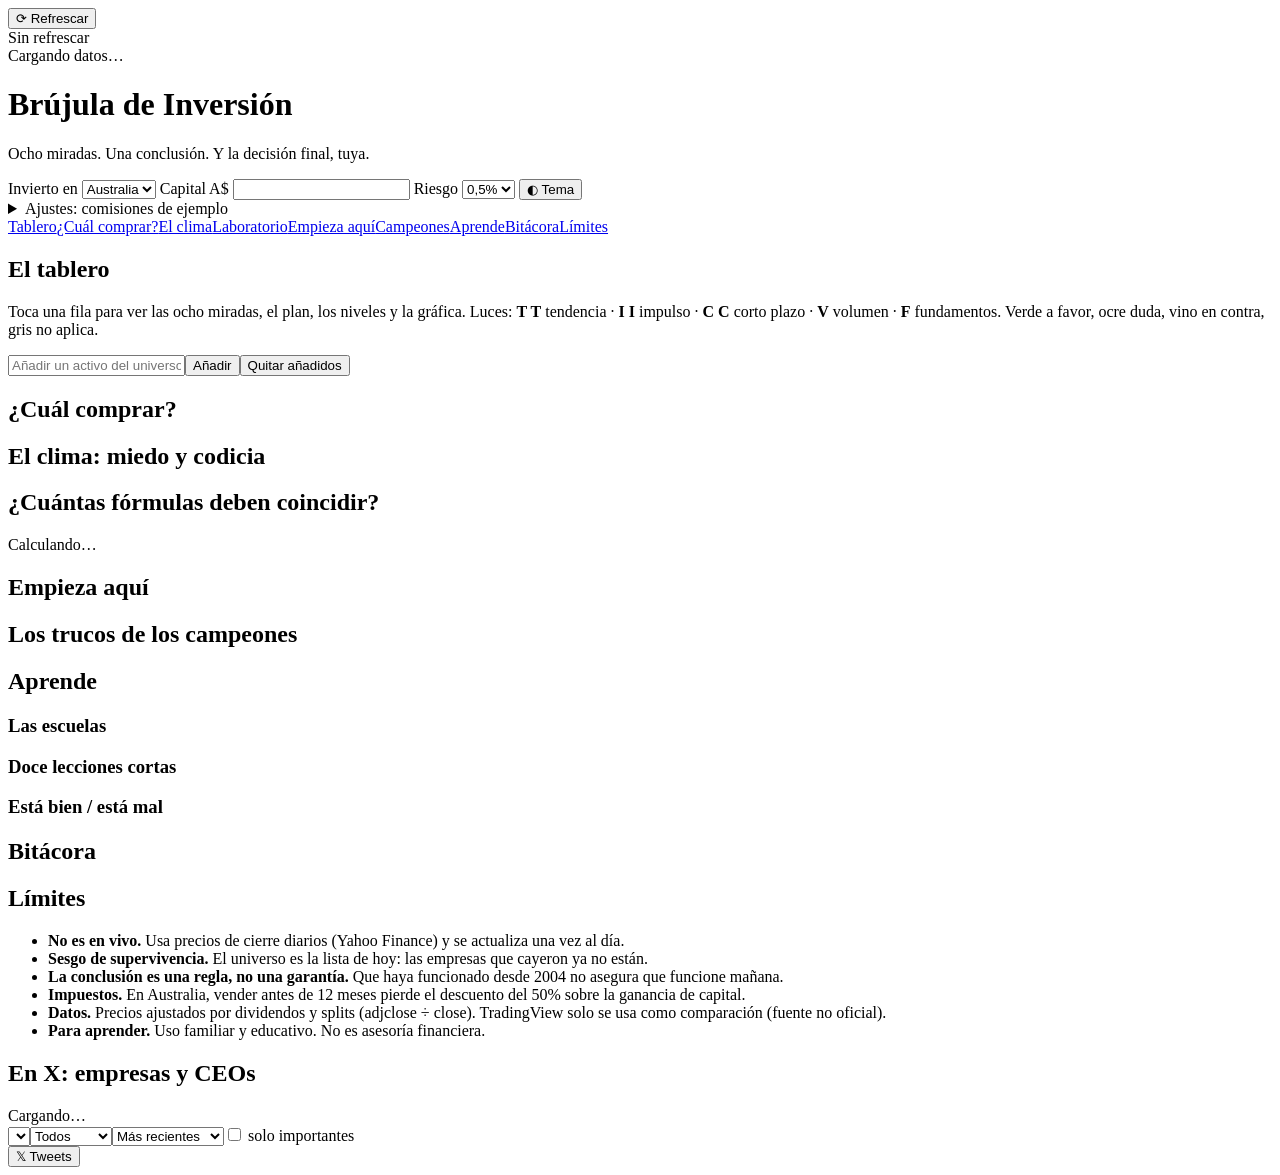
<file: src/template.html>
<!doctype html><html lang="es"><head><meta charset="utf-8"><meta name="viewport" content="width=device-width,initial-scale=1">
<title>Brújula de Inversión</title>
<link rel="preconnect" href="https://fonts.googleapis.com"><link rel="preconnect" href="https://fonts.gstatic.com" crossorigin>
<link href="https://fonts.googleapis.com/css2?family=Newsreader:ital,opsz,wght@0,6..72,400;0,6..72,600;1,6..72,400&family=IBM+Plex+Sans:wght@400;600&family=IBM+Plex+Mono:wght@400;600&display=swap" rel="stylesheet">
<style>/*CSS*/</style></head><body><div class="wrap">
<div id="refreshDock"><button id="refresh" class="pri" title="Vuelve a leer los datos publicados y los precios de hoy">⟳ Refrescar</button><div id="refreshStamp">Sin refrescar</div><div id="liveDot" title="Brújula actualiza los tweets dos veces al día" hidden></div></div>
<header><div class="mute small" id="asof" style="padding-right:10.5em">Cargando datos…</div><h1>Brújula de Inversión</h1><p class="lema">Ocho miradas. Una conclusión. Y la decisión final, tuya.</p>
<div id="refreshInfo" class="box small" style="display:none"></div>
<div class="bar"><label>Invierto en <select id="region"><option value="AU">Australia</option><option value="US">EE.UU.</option></select></label>
<label>Capital A$ <input type="number" id="capital" min="100" step="100"></label>
<label>Riesgo <select id="risk"><option value="0.005">0,5%</option><option value="0.01">1%</option><option value="0.02">2%</option></select></label>
<button id="theme" title="Tema claro u oscuro">◐ Tema</button></div>
<details class="small"><summary class="mute">Ajustes: comisiones de ejemplo</summary><div class="bar"><label>ASX A$/operación <input type="number" id="feeASX" step="0.5"></label><label>EE.UU. US$/operación <input type="number" id="feeUS" step="0.5"></label><label>Cambio de moneda % <input type="number" id="fxFee" step="0.1"></label></div></details>
<nav><a href="#s-board">Tablero</a><a href="#s-rank">¿Cuál comprar?</a><a href="#s-clima">El clima</a><a href="#s-lab">Laboratorio</a><a href="#s-start">Empieza aquí</a><a href="#s-champs">Campeones</a><a href="#s-teach">Aprende</a><a href="#s-journal">Bitácora</a><a href="#s-limits">Límites</a></nav></header>
<section id="s-board"><h2>El tablero</h2><p class="small mute">Toca una fila para ver las ocho miradas, el plan, los niveles y la gráfica. Luces: <b>T T</b> tendencia · <b>I I</b> impulso · <b>C C</b> corto plazo · <b>V</b> volumen · <b>F</b> fundamentos. Verde a favor, ocre duda, vino en contra, gris no aplica.</p>
<div class="search"><input id="addIn" list="addList" placeholder="Añadir un activo del universo (p. ej. NFLX, BHP.AX)"><datalist id="addList"></datalist><button id="addBtn">Añadir</button><button id="clearBtn" title="Quitar los añadidos">Quitar añadidos</button></div><div id="board"></div></section>
<section id="s-rank"><h2>¿Cuál comprar?</h2><div id="rank"></div></section>
<section id="s-clima"><h2>El clima: miedo y codicia</h2><div id="clima"></div></section>
<section id="s-lab"><h2>¿Cuántas fórmulas deben coincidir?</h2><div id="lab"><p class="progress">Calculando…</p></div></section>
<section id="s-start"><h2>Empieza aquí</h2><div id="start"></div></section>
<section id="s-champs"><h2>Los trucos de los campeones</h2><div id="champs"></div></section>
<section id="s-teach"><h2>Aprende</h2><h3>Las escuelas</h3><div id="schools"></div><h3>Doce lecciones cortas</h3><div id="lessons"></div><h3>Está bien / está mal</h3><div class="okbad" id="okbad"></div></section>
<section id="s-journal"><h2>Bitácora</h2><div id="journal"></div></section>
<section id="s-limits"><h2>Límites</h2><ul>
<li><b>No es en vivo.</b> Usa precios de cierre diarios (Yahoo Finance) y se actualiza una vez al día.</li>
<li><b>Sesgo de supervivencia.</b> El universo es la lista de hoy: las empresas que cayeron ya no están.</li>
<li><b>La conclusión es una regla, no una garantía.</b> Que haya funcionado desde 2004 no asegura que funcione mañana.</li>
<li><b>Impuestos.</b> En Australia, vender antes de 12 meses pierde el descuento del 50% sobre la ganancia de capital.</li>
<li><b>Datos.</b> Precios ajustados por dividendos y splits (adjclose ÷ close). TradingView solo se usa como comparación (fuente no oficial).</li>
<li><b>Para aprender.</b> Uso familiar y educativo. No es asesoría financiera.</li></ul></section>
</div><div id="tip"></div>
<aside id="tw" aria-label="Tweets de empresas y CEOs"><div class="twh"><h2>En X: empresas y CEOs</h2><div id="twEx"></div><div class="small mute" id="twMeta">Cargando…</div>
<div class="twf"><select id="twSym" title="Activo"></select><select id="twRole" title="Quién"><option value="*">Todos</option><option value="empresa">Empresas</option><option value="ceo">CEOs</option></select><select id="twSort" title="Ordenar"><option value="recent">Más recientes</option><option value="likes-desc">Hi corazones</option><option value="likes-asc">Low corazones</option></select><label><input type="checkbox" id="twImp"> solo importantes</label></div></div><div class="tl" id="twList"></div></aside>
<button id="twToggle" title="Mostrar u ocultar los tweets">𝕏 Tweets<span class="n" id="twN" style="display:none"></span></button>
<script>/*CONTENT*/</script><script>/*ENGINE*/</script><script>/*APP*/</script></body></html>
</file>
